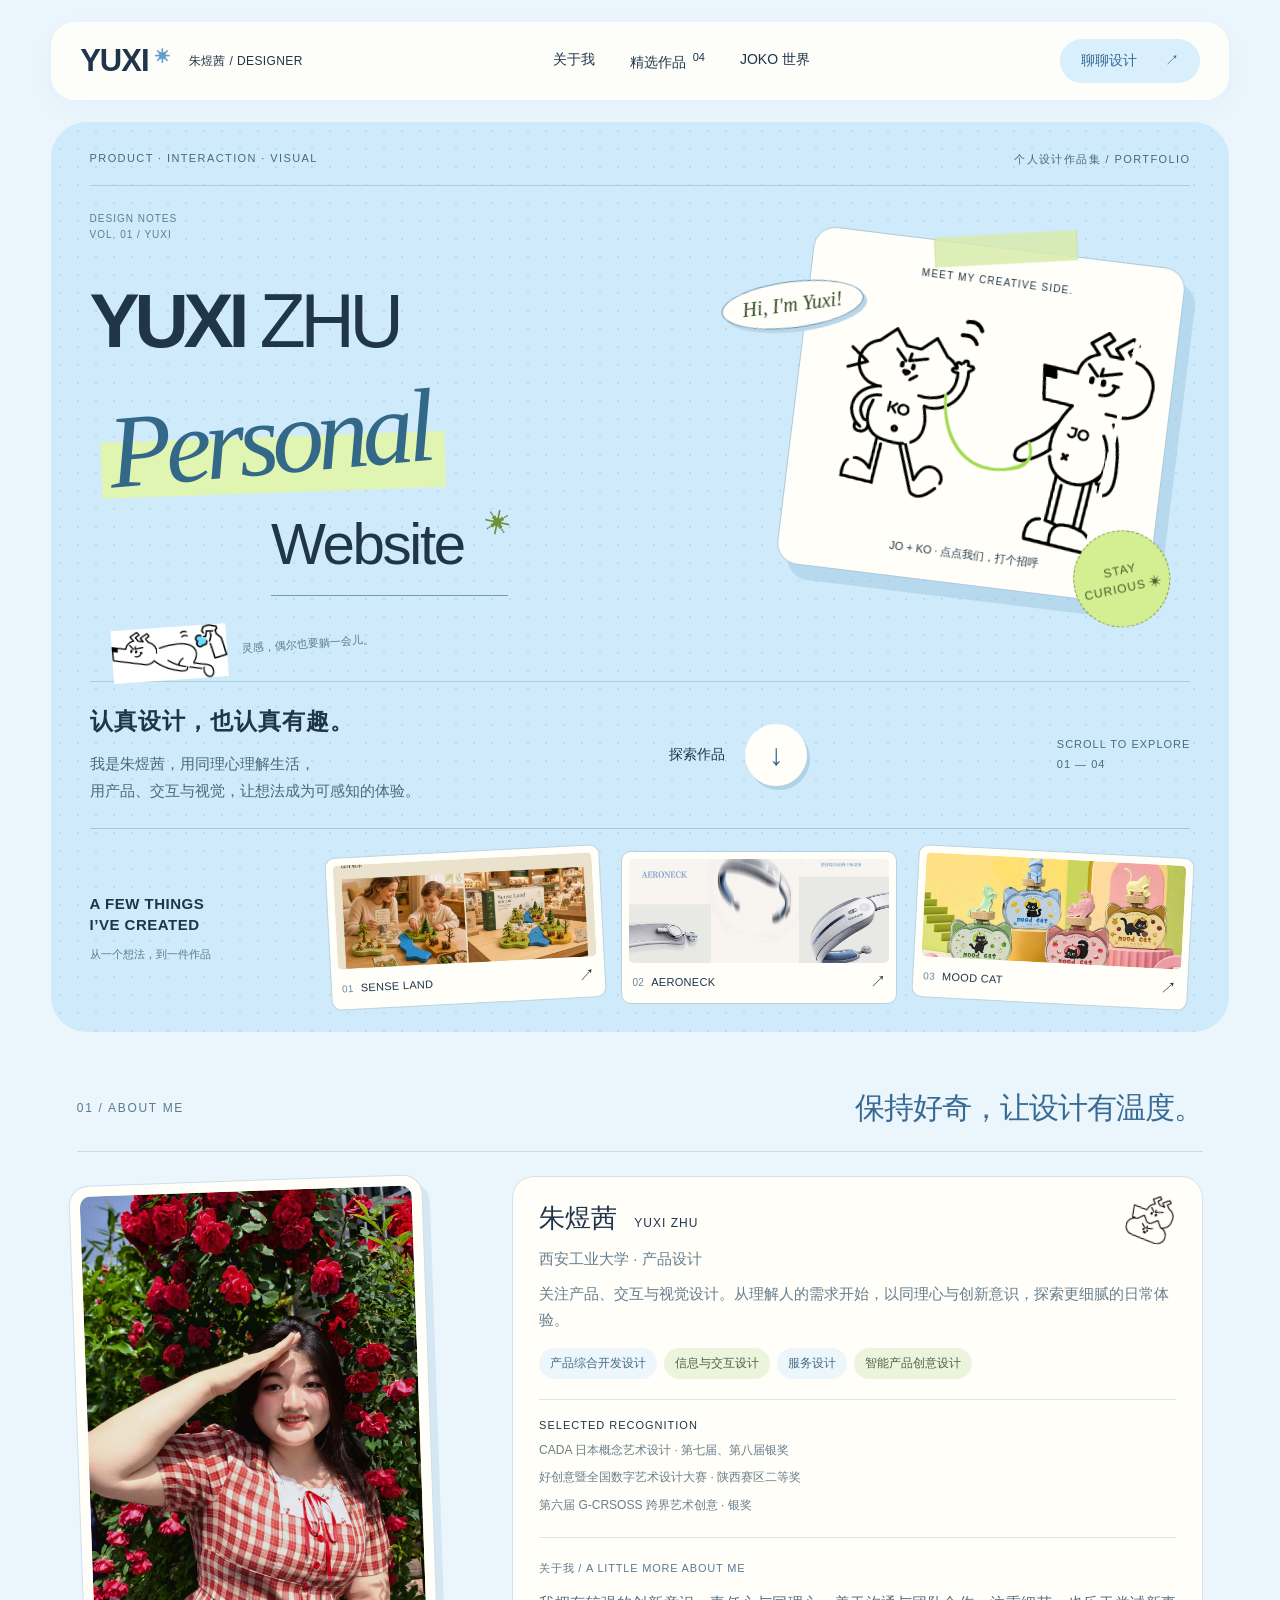
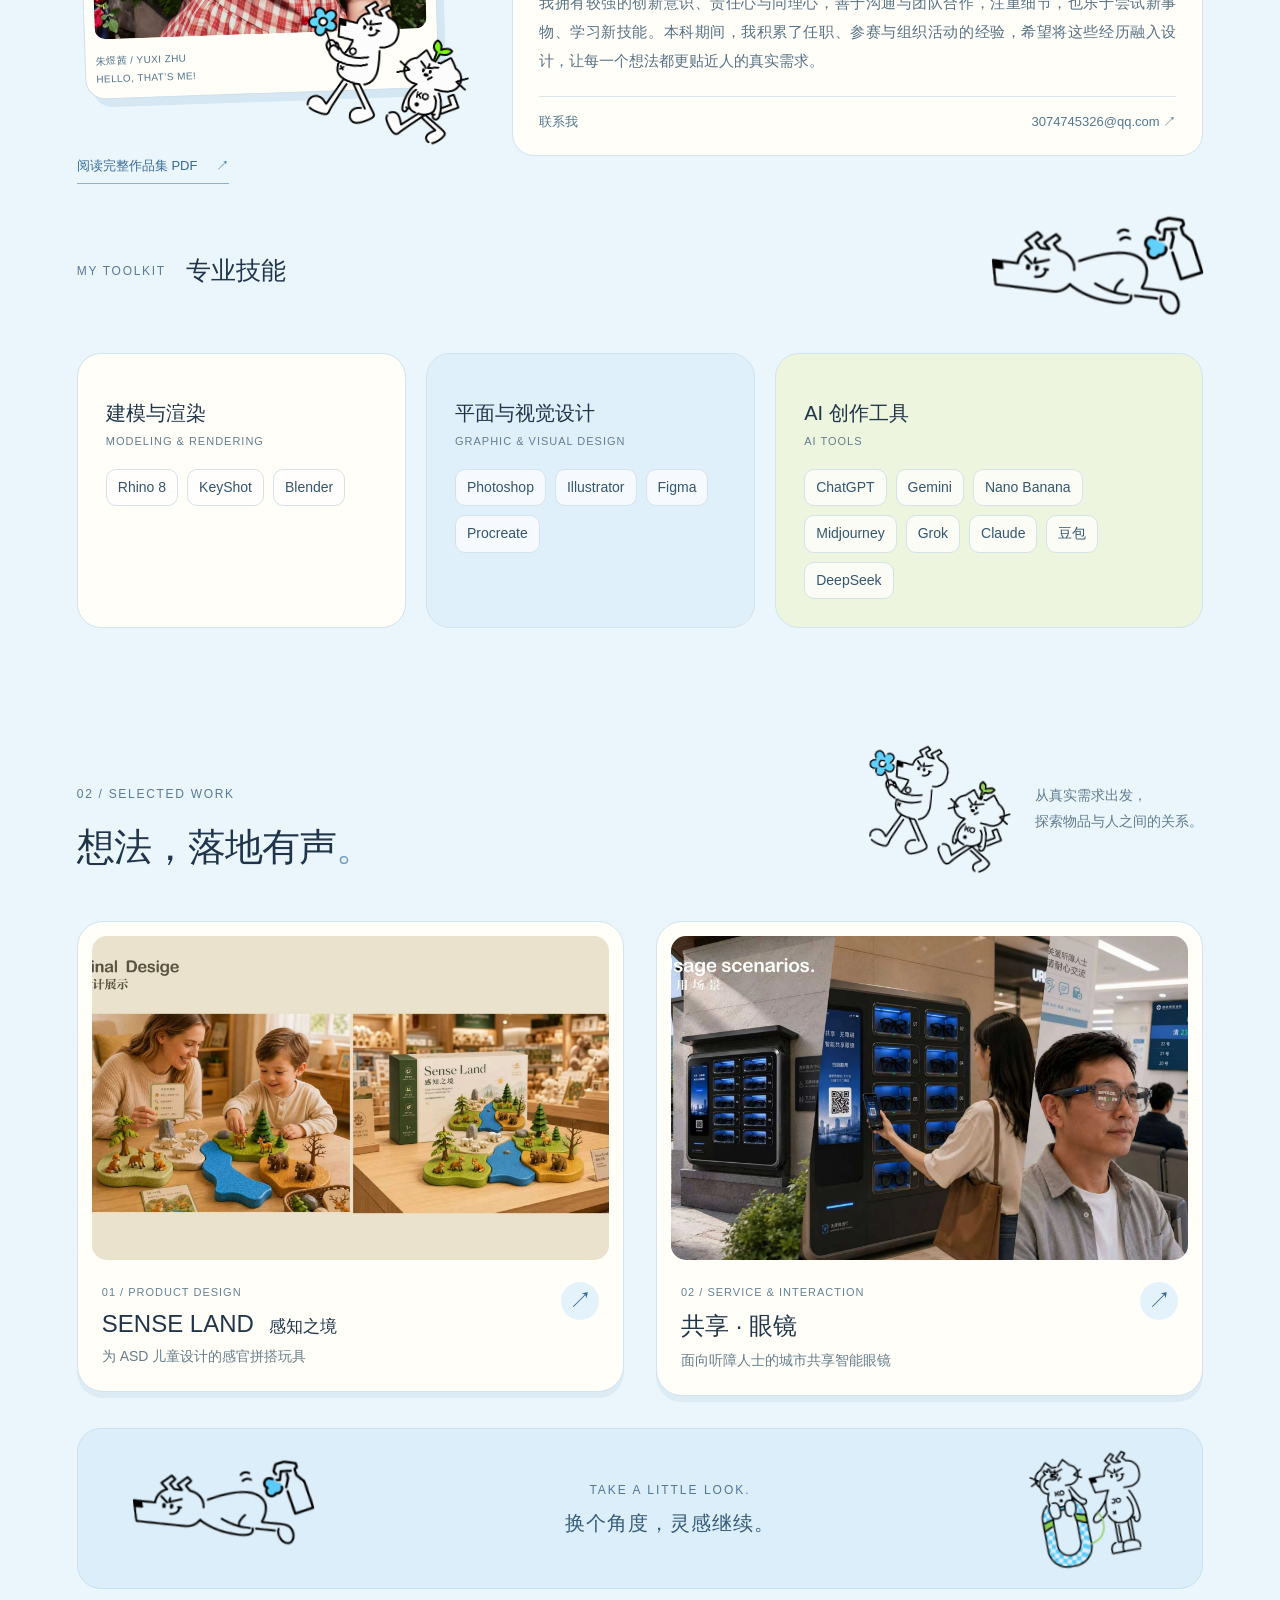
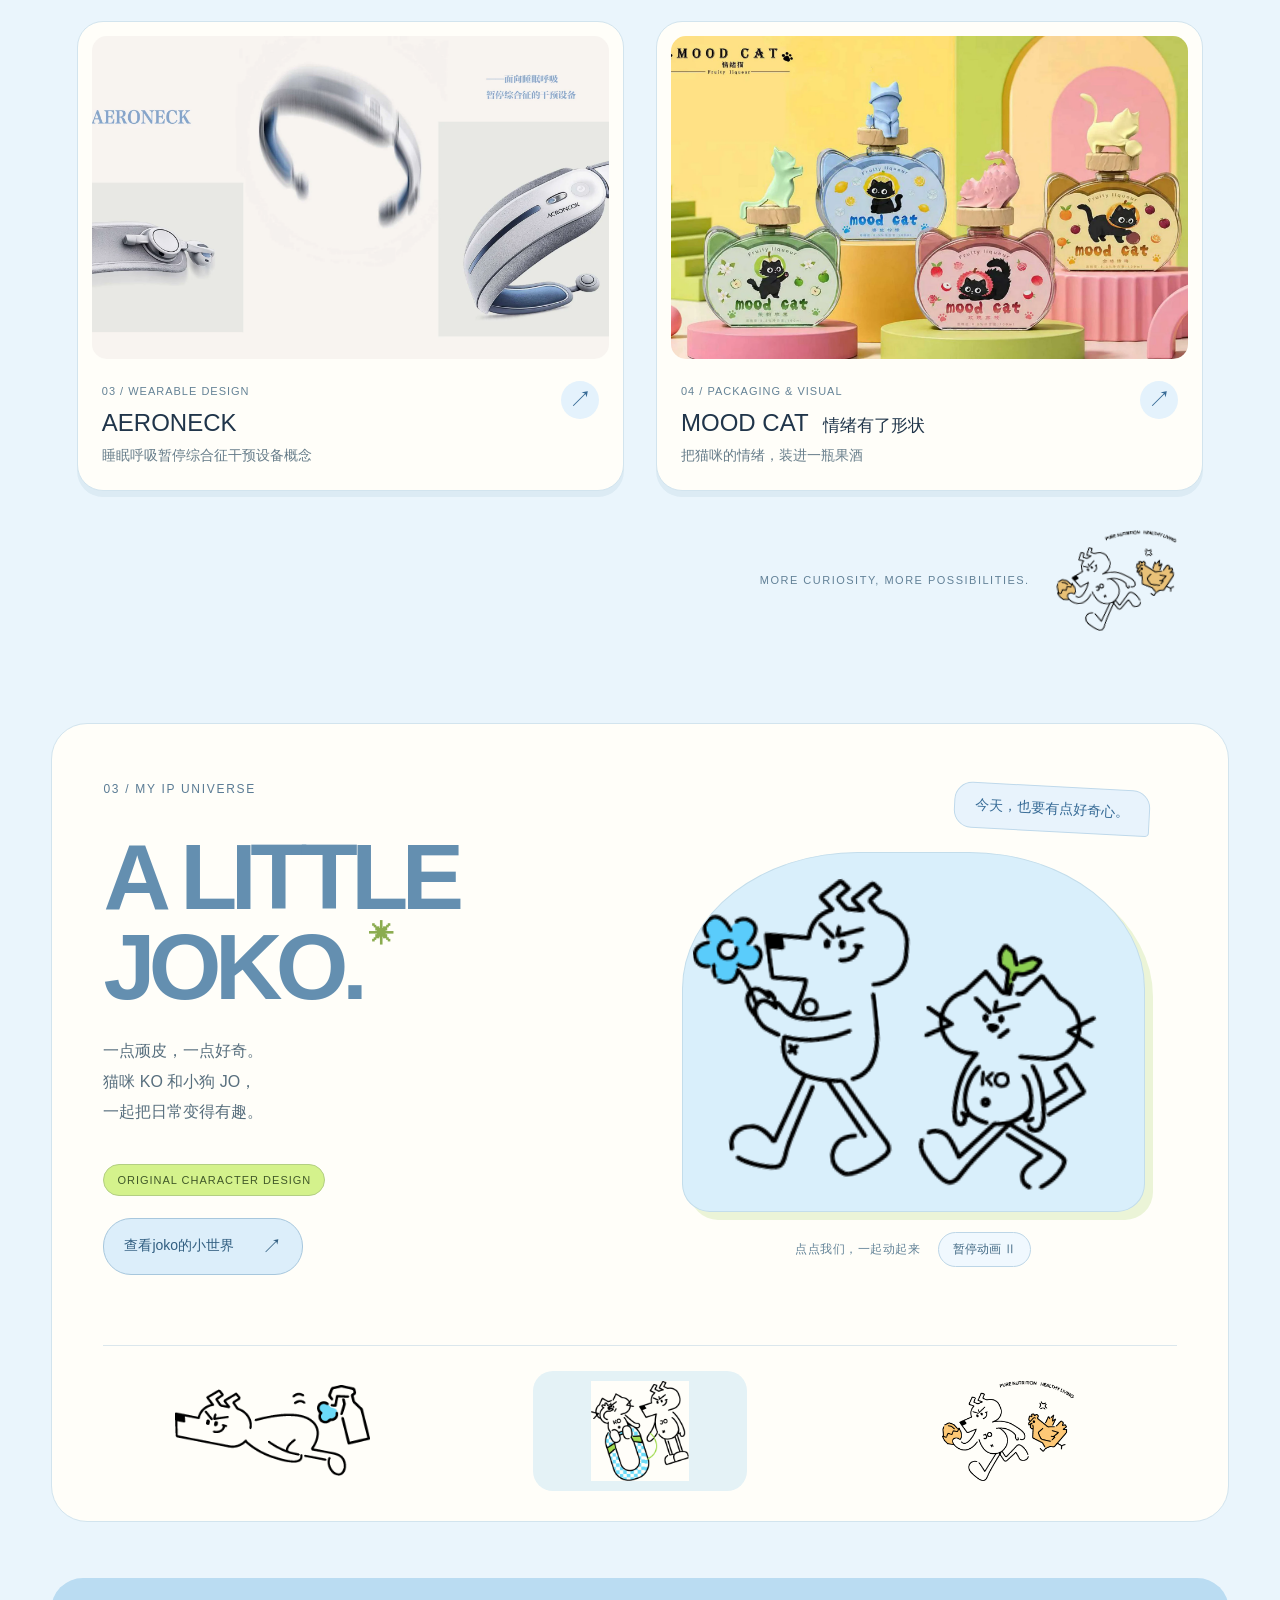
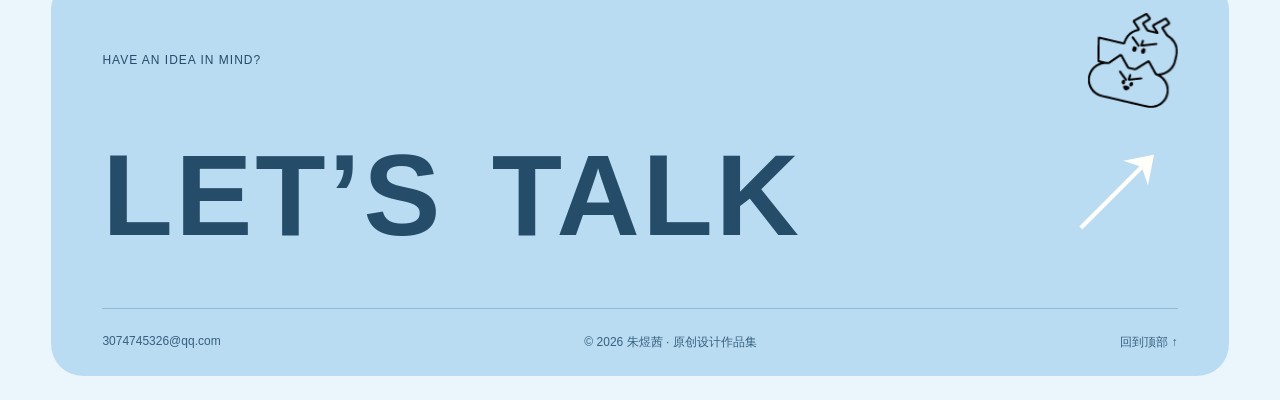
<file: index.html>
<!doctype html>
<html lang="zh-CN"><head><meta charset="utf-8"><meta name="viewport" content="width=device-width,initial-scale=1"><title>朱煜茜 YUXI ZHU — 设计作品集</title><meta name="description" content="朱煜茜的产品与视觉设计作品集。与 JOKO 一起探索产品、交互与品牌设计。"><link rel="icon" href="data:image/svg+xml,%3Csvg xmlns='http://www.w3.org/2000/svg' viewBox='0 0 64 64'%3E%3Crect width='64' height='64' rx='16' fill='%23b6ef48'/%3E%3Ctext x='12' y='46' font-size='40' font-family='Arial' font-weight='bold'%3EY%3C/text%3E%3C/svg%3E"><link rel="stylesheet" href="style.css"><link rel="stylesheet" href="theme.css"></head>
<body><header><a class="brand" href="#" aria-label="返回首页">YUXI<span>✳</span><small>朱煜茜 / DESIGNER</small></a><nav aria-label="主导航"><a href="#about">关于我</a><a href="#work">精选作品 <sup>04</sup></a><a href="#joko">JOKO 世界</a></nav><a class="nav-contact" href="mailto:3074745326@qq.com">聊聊设计 <span>↗</span></a></header>
<main><section class="hero hero-collage" aria-labelledby="hero-title"><div class="hero-top"><span>PRODUCT · INTERACTION · VISUAL</span><span>个人设计作品集 / PORTFOLIO</span></div><div class="hero-main"><span class="hero-edition">DESIGN NOTES<br>VOL. 01 / YUXI</span><h1 id="hero-title" class="art-hero-title"><span class="title-name">YUXI <span>ZHU</span></span><span class="title-personal">Personal</span><span class="title-website">Website<span class="title-star" aria-hidden="true">✳</span></span></h1><div class="hero-art"><span class="art-note">MEET MY CREATIVE SIDE.</span><button class="ip-play hero-play" aria-label="和 JOKO 打招呼"><img src="assets/ip-1.png" alt="JOKO 猫狗搭档，猫咪 KO 与小狗 JO 由绿色线条连接"></button><span class="hello">Hi, I'm Yuxi!</span><span class="art-caption">JO + KO · 点点我们，打个招呼</span><span class="hero-seal">STAY<br>CURIOUS ✳</span></div><div class="hero-doodle" aria-hidden="true"><img src="assets/ip-0.png" alt=""><span>灵感，偶尔也要躺一会儿。</span></div></div><div class="hero-bottom"><div><h2>认真设计，也认真有趣。</h2><p>我是朱煜茜，用同理心理解生活，<br>用产品、交互与视觉，让想法成为可感知的体验。</p></div><a href="#work" class="round-link" aria-label="探索精选作品">探索作品 <span>↓</span></a><span class="hero-index">SCROLL TO EXPLORE<br>01 — 04</span></div><div class="hero-projects"><div class="hero-projects-label"><span>A FEW THINGS<br>I’VE CREATED</span><small>从一个想法，到一件作品</small></div><a href="#project=sense" data-project="sense" class="hero-preview"><img src="assets/page-9.webp" alt="感知之境玩具设计"><span><b>01</b> SENSE LAND <em>↗</em></span></a><a href="#project=aeroneck" data-project="aeroneck" class="hero-preview"><img src="assets/page-22.webp" alt="AERONECK 可穿戴设备"><span><b>02</b> AERONECK <em>↗</em></span></a><a href="#project=mood" data-project="mood" class="hero-preview"><img src="assets/page-26.webp" alt="MOOD CAT 果酒包装"><span><b>03</b> MOOD CAT <em>↗</em></span></a></div></section>
<section id="about" class="about about-compact"><div class="about-heading"><span class="eyebrow">01 / ABOUT ME</span><h2>保持好奇，让设计有温度。</h2></div><div class="about-intro"><div class="portrait-composition"><figure class="portrait-card"><img src="assets/yuxi-portrait.jpg" alt="朱煜茜在红色花丛前的个人照片" loading="lazy" width="1280" height="1706"><figcaption><span>朱煜茜 / YUXI ZHU</span><span>HELLO, THAT’S ME!</span></figcaption></figure><div class="about-ip photo-sticker"><img src="assets/joko-cutout.png" alt="拿着蓝色花朵的 JO 和头顶绿芽的 KO 透明插画" loading="lazy"></div></div><a href="assets/portfolio.pdf" target="_blank" rel="noopener" class="text-link">阅读完整作品集 PDF <span>↗</span></a></div><div class="about-copy"><img class="about-corner-ip" src="assets/ip-6.png" alt="JOKO 猫狗搭档头像" loading="lazy"><h3>朱煜茜 <span>YUXI ZHU</span></h3><p>西安工业大学 · 产品设计</p><p>关注产品、交互与视觉设计。从理解人的需求开始，以同理心与创新意识，探索更细腻的日常体验。</p><div class="skills"><span>产品综合开发设计</span><span>信息与交互设计</span><span>服务设计</span><span>智能产品创意设计</span></div><div class="award"><span>SELECTED RECOGNITION</span><p>CADA 日本概念艺术设计 · 第七届、第八届银奖</p><p>好创意暨全国数字艺术设计大赛 · 陕西赛区二等奖</p><p>第六届 G-CRSOSS 跨界艺术创意 · 银奖</p></div><div class="personal-statement"><span class="eyebrow">关于我 / A LITTLE MORE ABOUT ME</span><p>我拥有较强的创新意识、责任心与同理心，善于沟通与团队合作，注重细节，也乐于尝试新事物、学习新技能。本科期间，我积累了任职、参赛与组织活动的经验，希望将这些经历融入设计，让每一个想法都更贴近人的真实需求。</p></div><a class="profile-contact-simple" href="mailto:3074745326@qq.com">联系我 <span>3074745326@qq.com ↗</span></a></div><div class="expertise" aria-labelledby="expertise-title"><div class="expertise-heading"><span class="eyebrow">MY TOOLKIT</span><h3 id="expertise-title">专业技能</h3><img class="toolkit-ip" src="assets/ip-0.png" alt="在技能卡片旁休息的小狗 JO" loading="lazy"></div><div class="expertise-grid"><section class="skill-group"><span class="skill-number">01</span><h4>建模与渲染</h4><p>MODELING & RENDERING</p><ul><li>Rhino 8</li><li>KeyShot</li><li>Blender</li></ul></section><section class="skill-group"><span class="skill-number">02</span><h4>平面与视觉设计</h4><p>GRAPHIC & VISUAL DESIGN</p><ul><li>Photoshop</li><li>Illustrator</li><li>Figma</li><li>Procreate</li></ul></section><section class="skill-group"><span class="skill-number">03</span><h4>AI 创作工具</h4><p>AI TOOLS</p><ul><li>ChatGPT</li><li>Gemini</li><li>Nano Banana</li><li>Midjourney</li><li>Grok</li><li>Claude</li><li>豆包</li><li>DeepSeek</li></ul></section></div></div></section>
<section id="work" class="works"><div class="section-heading work-heading"><div><span class="eyebrow">02 / SELECTED WORK</span><h2>想法，落地有声<span>。</span></h2></div><div class="work-guide"><img src="assets/ip-8.png" alt="JOKO 猫狗搭档带你看作品" loading="lazy"><p>从真实需求出发，<br>探索物品与人之间的关系。</p></div></div><div class="work-grid" id="project-grid">
<a class="project large" href="#project=sense" data-project="sense"><div class="cover"><img src="assets/page-9.webp" alt="SENSE LAND 感知之境玩具使用场景"><span class="view">查看项目 ↗</span></div><div class="project-meta"><div><small>01 / PRODUCT DESIGN</small><h3>SENSE LAND <span>感知之境</span></h3><p>为 ASD 儿童设计的感官拼搭玩具</p></div><span class="project-arrow">↗</span></div></a>
<a class="project" href="#project=glasses" data-project="glasses"><div class="cover"><img src="assets/page-20.webp" alt="共享智能眼镜与城市终端使用场景" loading="lazy"><span class="view">查看项目 ↗</span></div><div class="project-meta"><div><small>02 / SERVICE & INTERACTION</small><h3>共享 · 眼镜</h3><p>面向听障人士的城市共享智能眼镜</p></div><span class="project-arrow">↗</span></div></a>
<div class="work-interlude"><img class="interlude-rest" src="assets/ip-0.png" alt="休息一下的小狗 JO" loading="lazy"><div><span>TAKE A LITTLE LOOK.</span><p>换个角度，灵感继续。</p></div><img class="interlude-friends" src="assets/ip-3.png" alt="一起玩磁铁的 JOKO 猫狗搭档" loading="lazy"></div>
<a class="project" href="#project=aeroneck" data-project="aeroneck"><div class="cover"><img src="assets/page-22.webp" alt="AERONECK 颈部可穿戴设备设计" loading="lazy"><span class="view">查看项目 ↗</span></div><div class="project-meta"><div><small>03 / WEARABLE DESIGN</small><h3>AERONECK</h3><p>睡眠呼吸暂停综合征干预设备概念</p></div><span class="project-arrow">↗</span></div></a>
<a class="project large" href="#project=mood" data-project="mood"><div class="cover"><img src="assets/page-26.webp" alt="MOOD CAT 多种情绪猫咪果酒包装系列" loading="lazy"><span class="view">查看项目 ↗</span></div><div class="project-meta"><div><small>04 / PACKAGING & VISUAL</small><h3>MOOD CAT <span>情绪有了形状</span></h3><p>把猫咪的情绪，装进一瓶果酒</p></div><span class="project-arrow">↗</span></div></a></div><div class="work-signoff"><span>MORE CURIOSITY, MORE POSSIBILITIES.</span><img src="assets/ip-7.png" alt="带着好奇心继续出发的小狗 JO" loading="lazy"></div></section>
<section id="joko" class="joko-section"><div class="joko-title"><span class="eyebrow">03 / MY IP UNIVERSE</span><h2>A LITTLE<br>JOKO.<span>✳</span></h2><p>一点顽皮，一点好奇。<br>猫咪 KO 和小狗 JO，<br>一起把日常变得有趣。</p><span class="joko-tag">ORIGINAL CHARACTER DESIGN</span><a class="joko-pdf-link" href="joko-world.html">查看joko的小世界 <span aria-hidden="true">↗</span></a></div><div class="joko-stage"><span class="joko-speech" aria-live="polite">今天，也要有点好奇心。</span><button class="ip-play stage-play" aria-label="点击让 JOKO 跳个舞"><img src="assets/ip-8.png" alt="拿着花朵的小狗 JO 和猫咪 KO" loading="lazy"></button><div class="stage-controls"><span class="stage-label">点点我们，一起动起来</span><button class="motion-toggle" type="button" aria-pressed="false">暂停动画 Ⅱ</button></div></div><div class="ip-strip"><img src="assets/ip-0.png" alt="躺着休息的 JO" loading="lazy"><img src="assets/ip-3.png" alt="JOKO 的磁铁游戏" loading="lazy"><img src="assets/ip-7.png" alt="JO 与小鸡" loading="lazy"></div></section>

<footer><div class="footer-top"><span>HAVE AN IDEA IN MIND?</span><img src="assets/ip-6.png" alt="JOKO 猫狗头像" loading="lazy"></div><a href="mailto:3074745326@qq.com" class="footer-title">LET’S TALK<span>↗</span></a><div class="footer-bottom"><a href="mailto:3074745326@qq.com">3074745326@qq.com</a><span>© 2026 朱煜茜 · 原创设计作品集</span><a href="#">回到顶部 ↑</a></div></footer></main>
<dialog id="project-dialog" aria-labelledby="detail-title"><div class="dialog-bar"><span>SELECTED PROJECT / <b id="detail-number"></b></span><button id="close-dialog" aria-label="关闭项目详情">关闭 ×</button></div><div class="detail-intro"><span class="eyebrow" id="detail-category"></span><h2 id="detail-title"></h2><p id="detail-description"></p></div><div id="detail-pages"></div><div class="detail-end"><button id="next-project">下一个项目 ↗</button><button id="back-projects">返回作品列表</button></div></dialog><script src="app.js"></script></body></html>
</file>
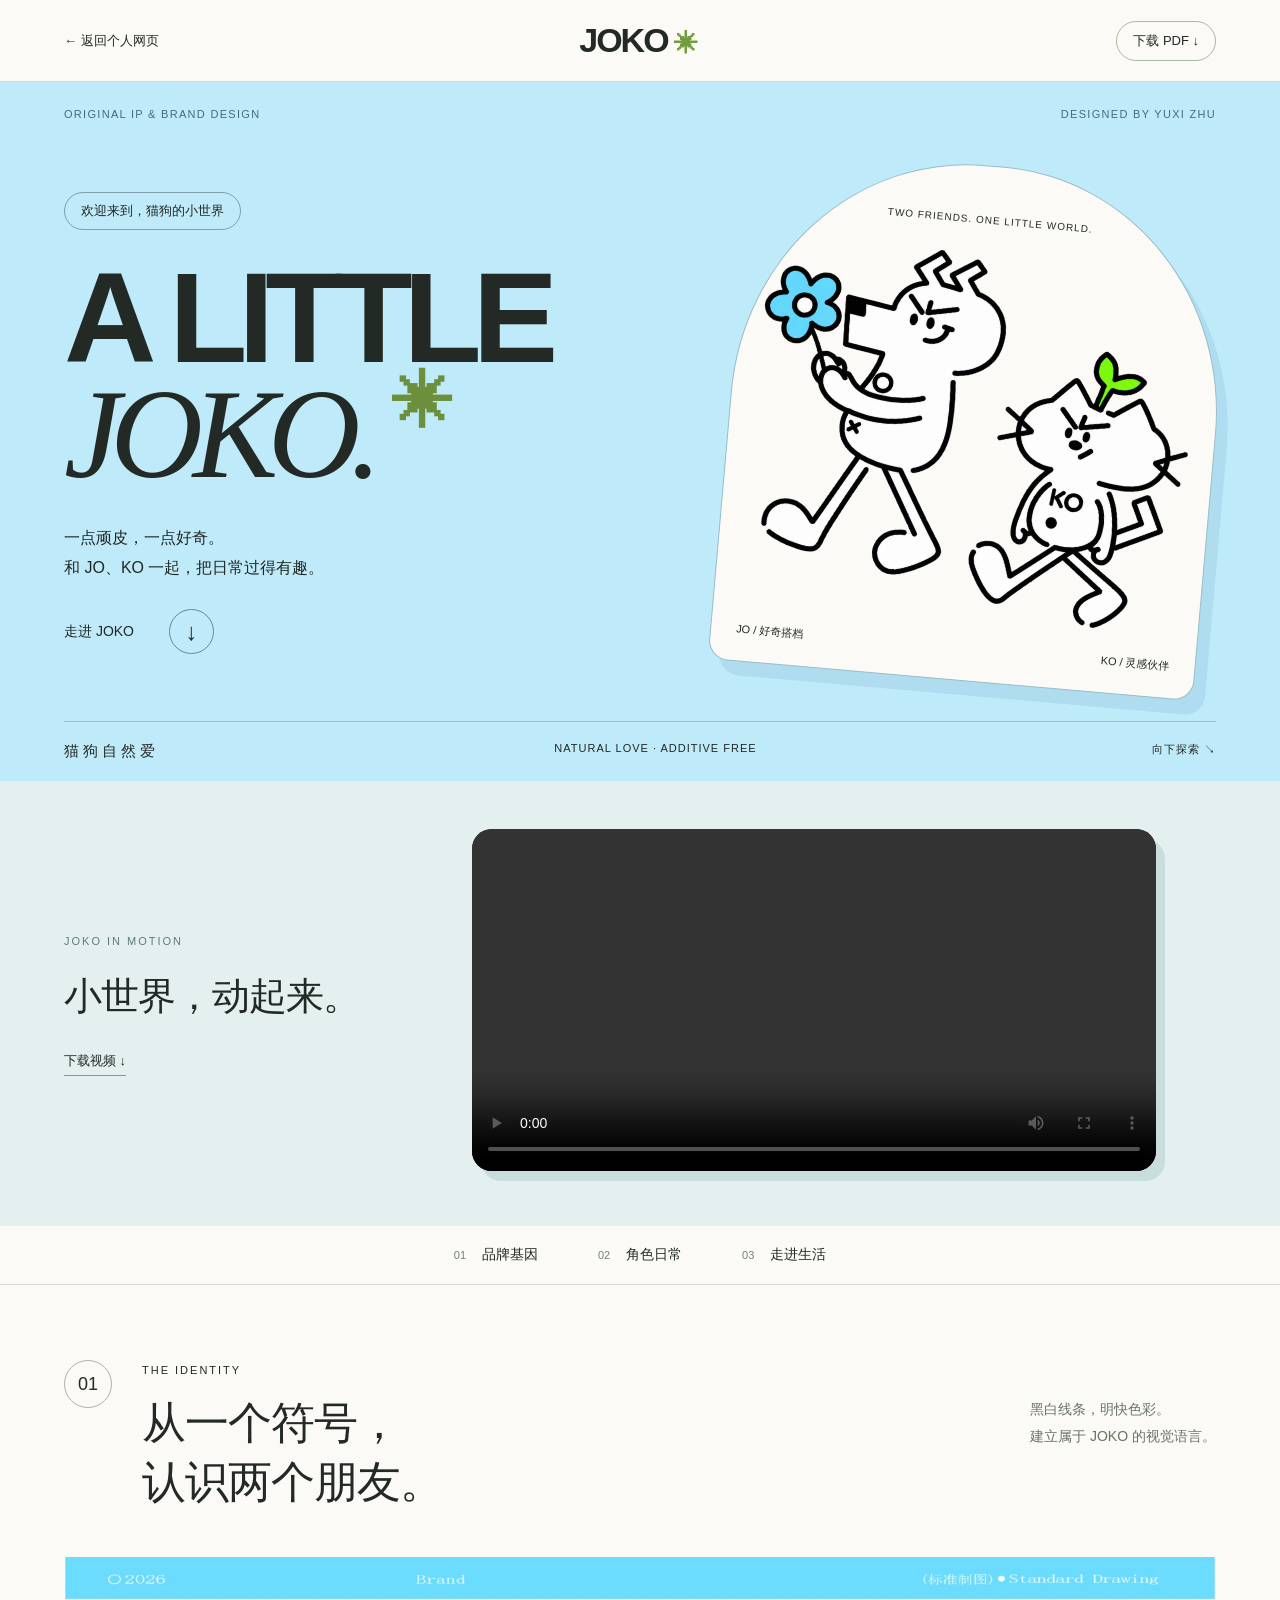
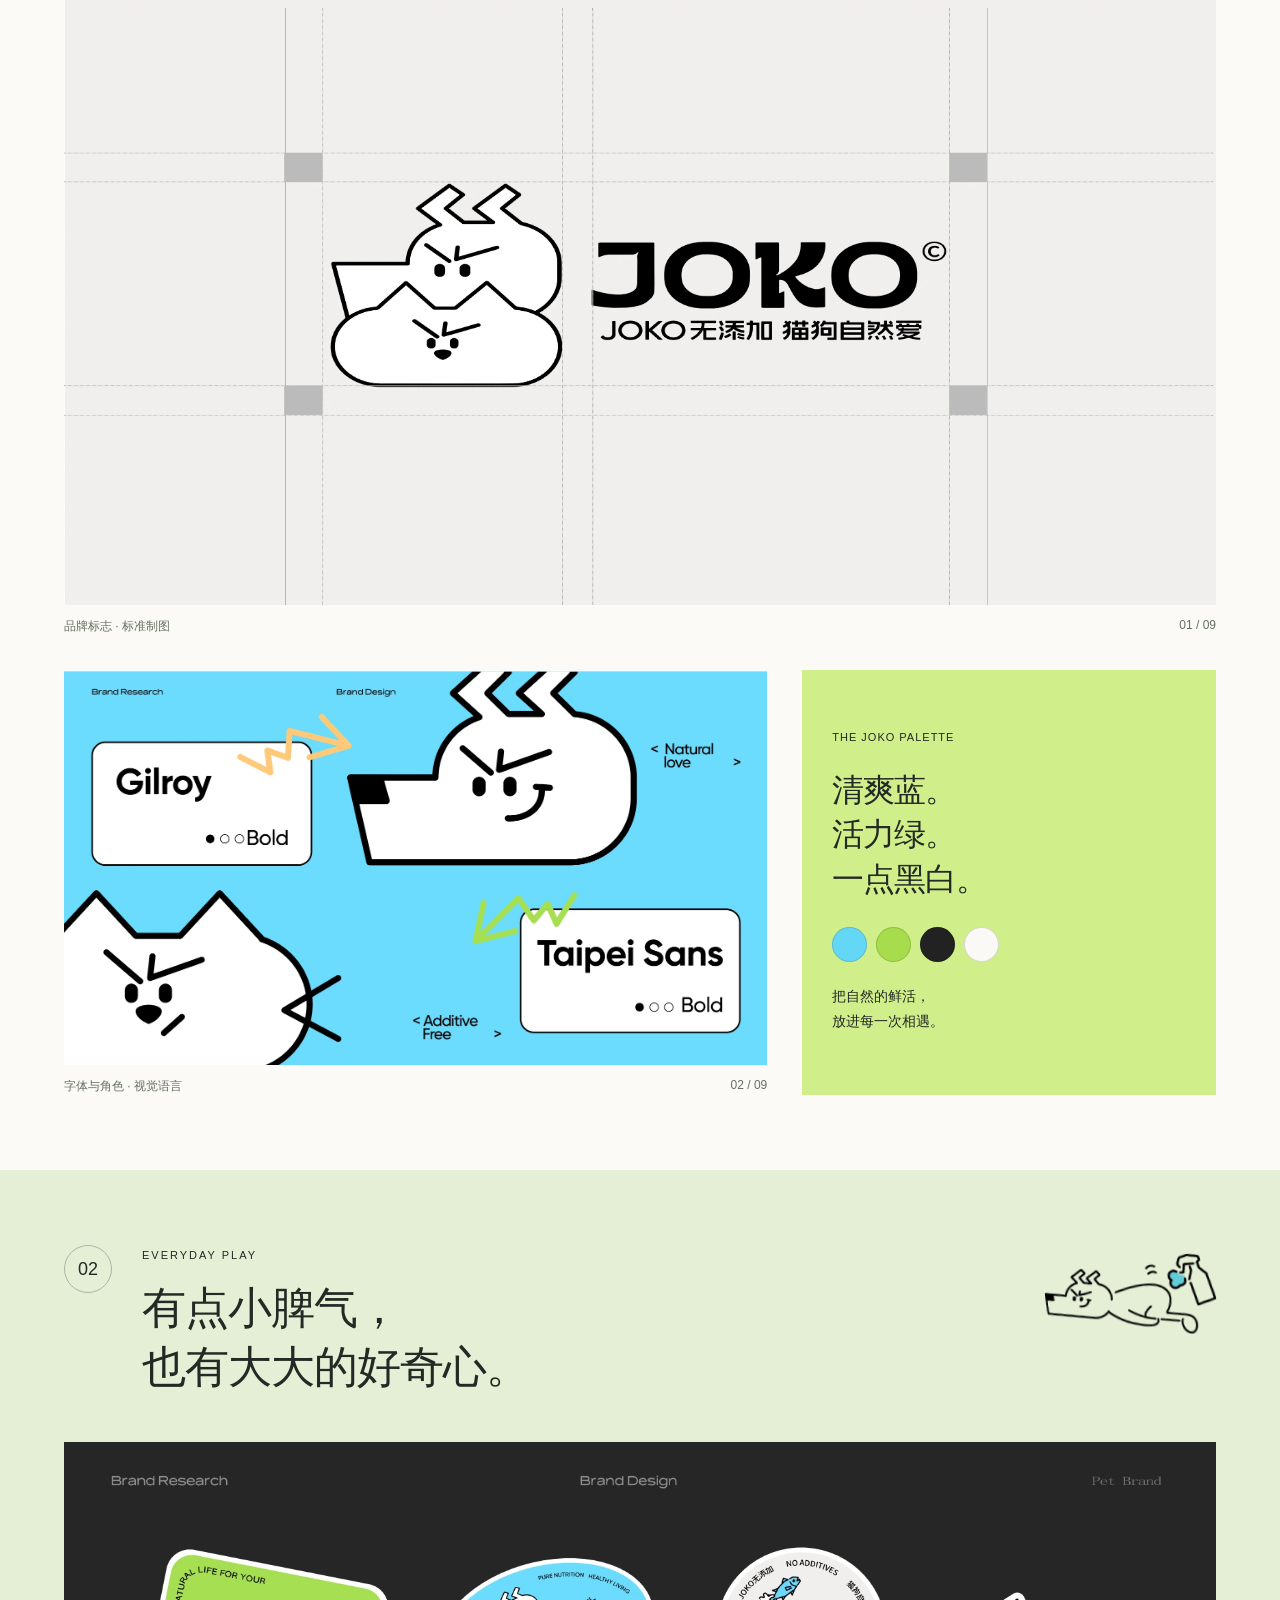
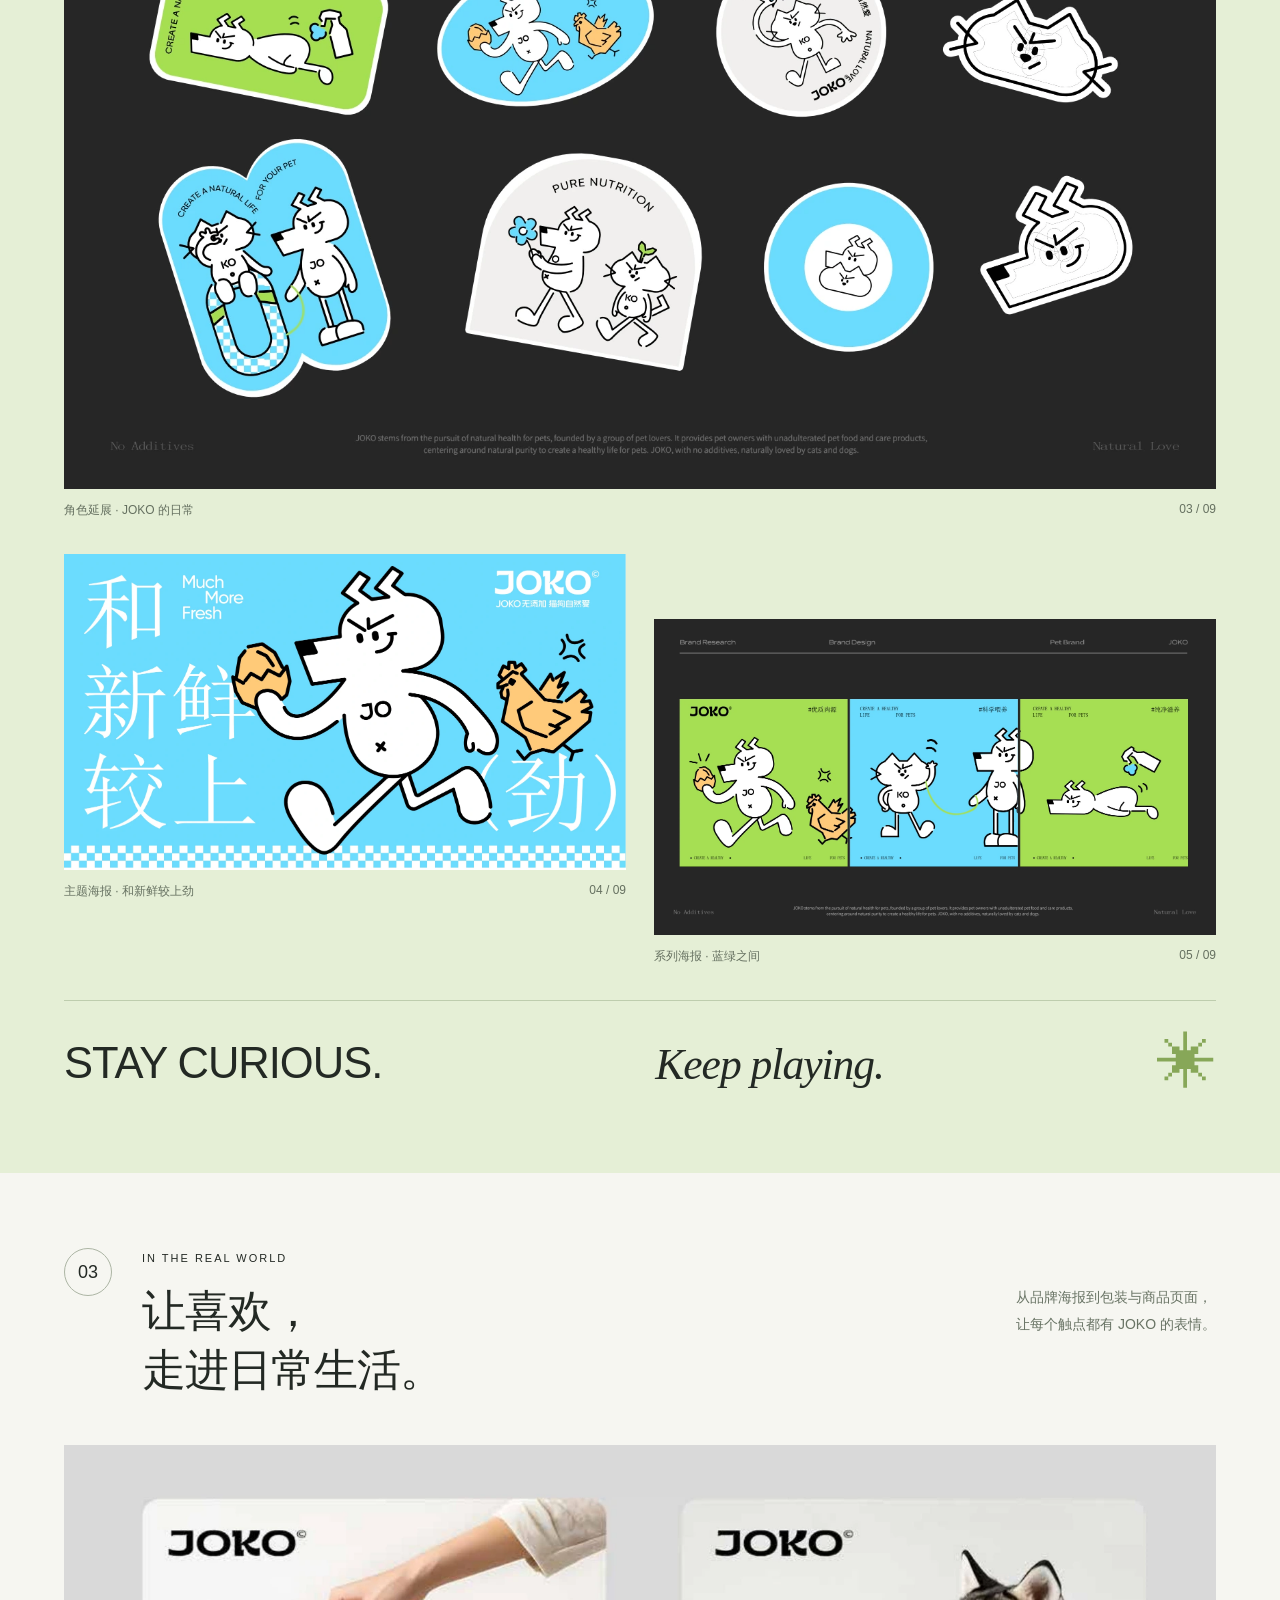
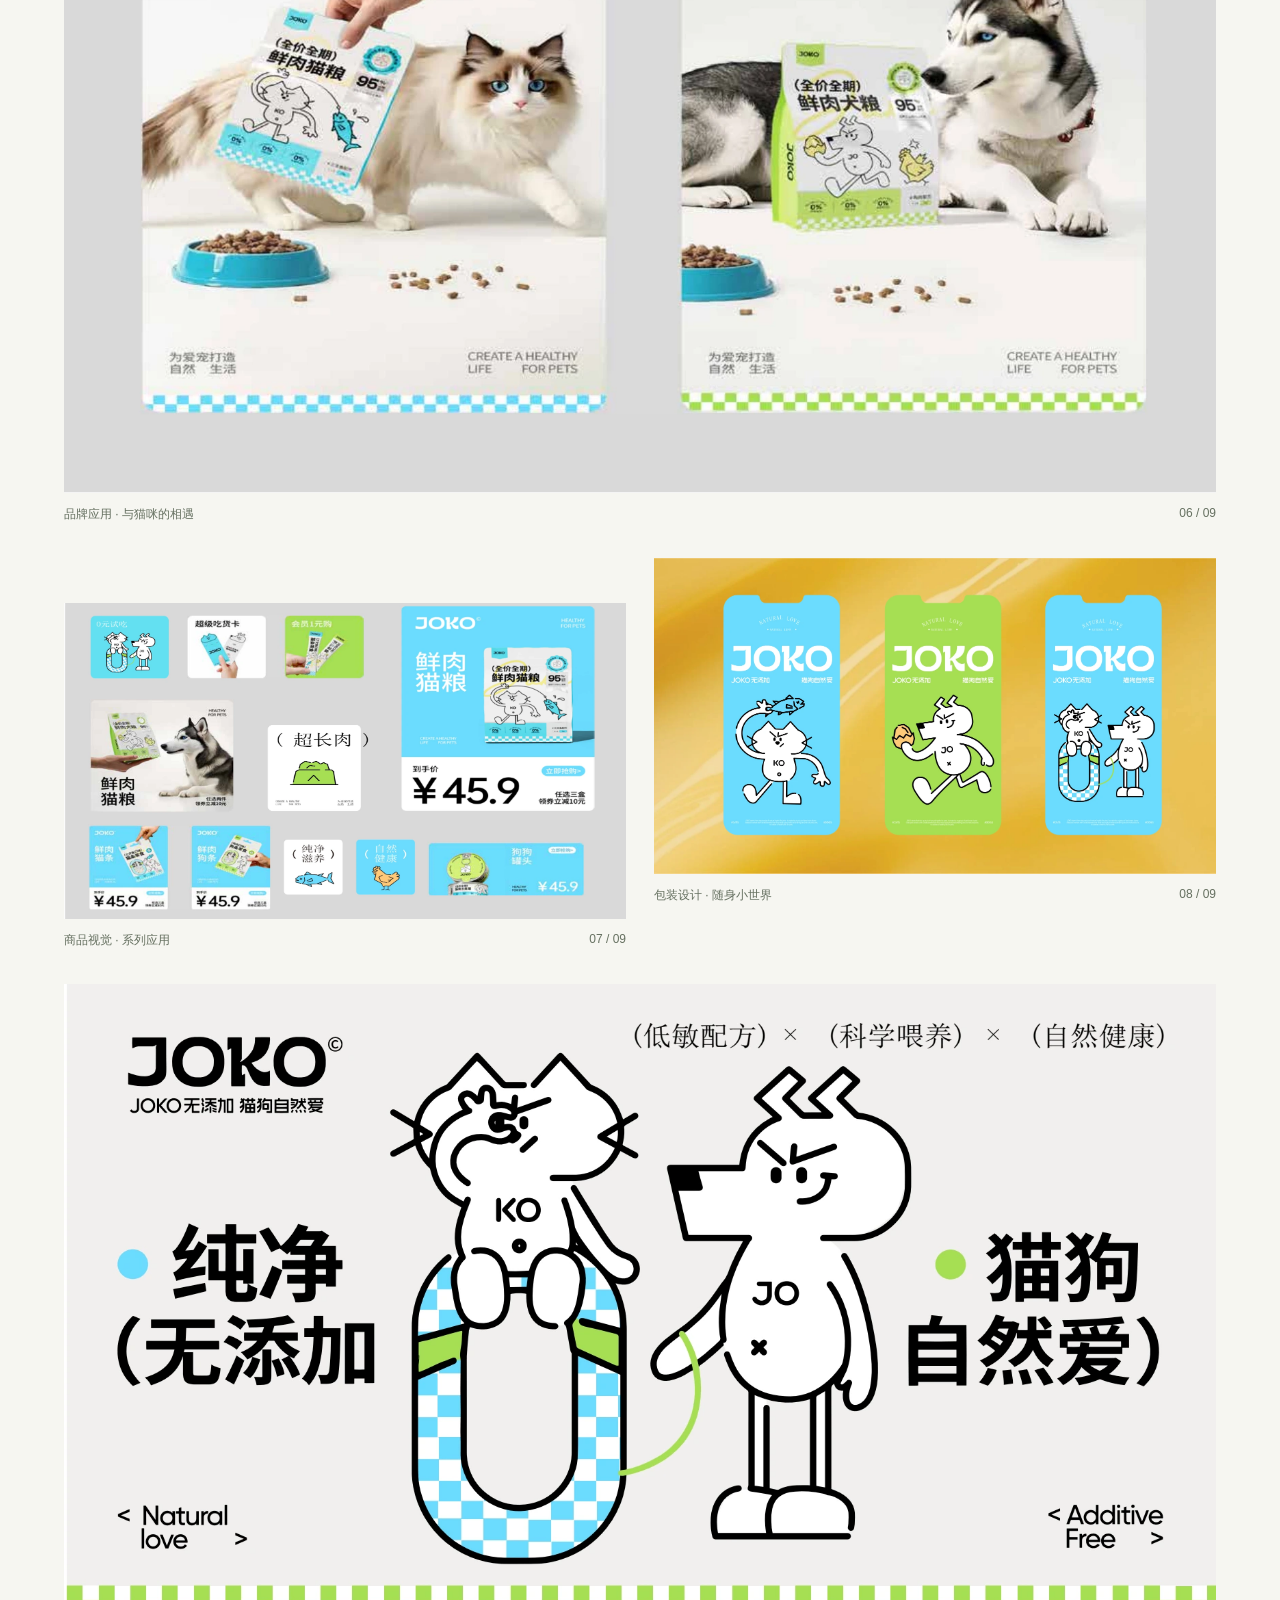
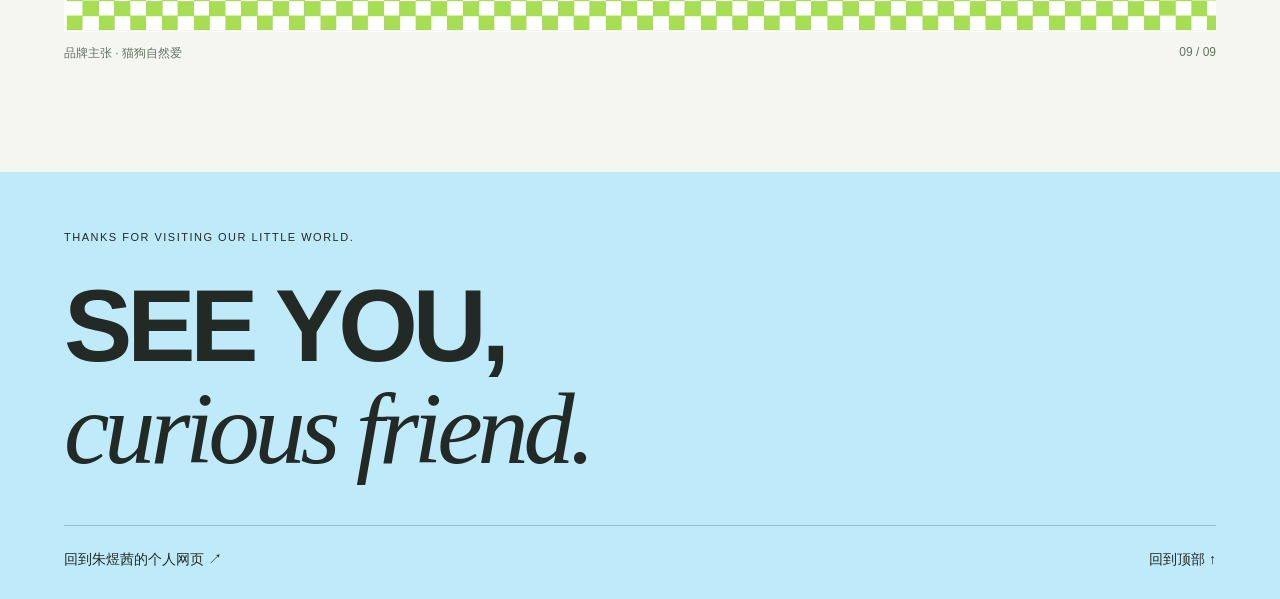
<file: joko-world.html>
<!doctype html><html lang="zh-CN"><head><meta charset="utf-8"><meta name="viewport" content="width=device-width,initial-scale=1"><title>JOKO 的小世界 · 朱煜茜</title><meta name="description" content="探索 JOKO 猫狗搭档的品牌、角色与包装设计。"><link rel="stylesheet" href="joko-world.css"></head><body><header><a class="back" href="index.html#joko">← 返回个人网页</a><a class="wordmark" href="#top">JOKO<span>✳</span></a><a class="download" href="assets/graphic-portfolio.pdf" download="平面作品集.pdf">下载 PDF ↓</a></header><main id="top"><section class="opening"><div class="opening-meta"><span>ORIGINAL IP & BRAND DESIGN</span><span>DESIGNED BY YUXI ZHU</span></div><div class="opening-grid"><div class="opening-copy"><span class="pill">欢迎来到，猫狗的小世界</span><h1>A LITTLE<br><em>JOKO.</em><span class="asterisk">✳</span></h1><p>一点顽皮，一点好奇。<br>和 JO、KO 一起，把日常过得有趣。</p><a class="explore" href="#identity">走进 JOKO <span>↓</span></a></div><div class="character-stage"><span class="stage-note">TWO FRIENDS. ONE LITTLE WORLD.</span><img src="assets/joko-cutout.png" alt="小狗 JO 举着蓝色花朵，猫咪 KO 顶着绿色嫩芽"><div class="character-names"><span>JO / 好奇搭档</span><span>KO / 灵感伙伴</span></div></div></div><div class="opening-bottom"><span>猫狗自然爱</span><span>NATURAL LOVE · ADDITIVE FREE</span><span>向下探索 ↘</span></div></section><section class="motion-feature" aria-labelledby="motion-title"><div class="motion-intro"><span>JOKO IN MOTION</span><h2 id="motion-title">小世界，动起来。</h2><a href="assets/joko-motion.mp4" download>下载视频 ↓</a></div><div class="motion-screen"><video controls playsinline preload="metadata" aria-label="JOKO 角色动态视频"><source src="assets/joko-motion.mp4" type="video/mp4">你的浏览器暂不支持视频播放，请下载视频观看。</video></div></section><nav class="chapter-nav" aria-label="作品章节"><a href="#identity"><span>01</span> 品牌基因</a><a href="#characters"><span>02</span> 角色日常</a><a href="#applications"><span>03</span> 走进生活</a></nav><section id="identity" class="chapter identity"><div class="chapter-heading"><span class="chapter-no">01</span><div><small>THE IDENTITY</small><h2>从一个符号，<br>认识两个朋友。</h2></div><p>黑白线条，明快色彩。<br>建立属于 JOKO 的视觉语言。</p></div><figure class="plate"><button class="artwork" data-page="1" aria-label="放大查看：品牌标志 · 标准制图"><img src="assets/joko-page-1.webp" alt="品牌标志 · 标准制图" loading="lazy" width="1684" height="947"><span class="zoom-label">放大查看 ＋</span></button><figcaption><span>品牌标志 · 标准制图</span><span>01 / 09</span></figcaption></figure><div class="identity-pair"><figure class="plate"><button class="artwork" data-page="2" aria-label="放大查看：字体与角色 · 视觉语言"><img src="assets/joko-page-2.webp" alt="字体与角色 · 视觉语言" loading="lazy" width="1684" height="947"><span class="zoom-label">放大查看 ＋</span></button><figcaption><span>字体与角色 · 视觉语言</span><span>02 / 09</span></figcaption></figure><aside class="palette-note"><span class="eyebrow">THE JOKO PALETTE</span><h3>清爽蓝。<br>活力绿。<br>一点黑白。</h3><div class="swatches"><span style="background:#64d7f6"></span><span style="background:#a7dc4d"></span><span style="background:#222"></span><span style="background:#faf9f5"></span></div><p>把自然的鲜活，<br>放进每一次相遇。</p></aside></div></section><section id="characters" class="chapter characters"><div class="chapter-heading"><span class="chapter-no">02</span><div><small>EVERYDAY PLAY</small><h2>有点小脾气，<br>也有大大的好奇心。</h2></div><img class="chapter-mascot" src="assets/ip-0.png" alt="正在休息的小狗 JO" loading="lazy"></div><figure class="plate"><button class="artwork" data-page="3" aria-label="放大查看：角色延展 · JOKO 的日常"><img src="assets/joko-page-3.webp" alt="角色延展 · JOKO 的日常" loading="lazy" width="1684" height="947"><span class="zoom-label">放大查看 ＋</span></button><figcaption><span>角色延展 · JOKO 的日常</span><span>03 / 09</span></figcaption></figure><div class="character-pair"><figure class="plate"><button class="artwork" data-page="4" aria-label="放大查看：主题海报 · 和新鲜较上劲"><img src="assets/joko-page-4.webp" alt="主题海报 · 和新鲜较上劲" loading="lazy" width="1684" height="947"><span class="zoom-label">放大查看 ＋</span></button><figcaption><span>主题海报 · 和新鲜较上劲</span><span>04 / 09</span></figcaption></figure><figure class="plate"><button class="artwork" data-page="5" aria-label="放大查看：系列海报 · 蓝绿之间"><img src="assets/joko-page-5.webp" alt="系列海报 · 蓝绿之间" loading="lazy" width="1684" height="947"><span class="zoom-label">放大查看 ＋</span></button><figcaption><span>系列海报 · 蓝绿之间</span><span>05 / 09</span></figcaption></figure></div><div class="play-line"><span>STAY CURIOUS.</span><i>Keep playing.</i><span>✳</span></div></section><section id="applications" class="chapter applications"><div class="chapter-heading"><span class="chapter-no">03</span><div><small>IN THE REAL WORLD</small><h2>让喜欢，<br>走进日常生活。</h2></div><p>从品牌海报到包装与商品页面，<br>让每个触点都有 JOKO 的表情。</p></div><figure class="plate"><button class="artwork" data-page="6" aria-label="放大查看：品牌应用 · 与猫咪的相遇"><img src="assets/joko-page-6.webp" alt="品牌应用 · 与猫咪的相遇" loading="lazy" width="1684" height="947"><span class="zoom-label">放大查看 ＋</span></button><figcaption><span>品牌应用 · 与猫咪的相遇</span><span>06 / 09</span></figcaption></figure><div class="application-pair"><figure class="plate"><button class="artwork" data-page="7" aria-label="放大查看：商品视觉 · 系列应用"><img src="assets/joko-page-7.webp" alt="商品视觉 · 系列应用" loading="lazy" width="1684" height="947"><span class="zoom-label">放大查看 ＋</span></button><figcaption><span>商品视觉 · 系列应用</span><span>07 / 09</span></figcaption></figure><figure class="plate"><button class="artwork" data-page="8" aria-label="放大查看：包装设计 · 随身小世界"><img src="assets/joko-page-8.webp" alt="包装设计 · 随身小世界" loading="lazy" width="1684" height="947"><span class="zoom-label">放大查看 ＋</span></button><figcaption><span>包装设计 · 随身小世界</span><span>08 / 09</span></figcaption></figure></div><figure class="plate"><button class="artwork" data-page="9" aria-label="放大查看：品牌主张 · 猫狗自然爱"><img src="assets/joko-page-9.webp" alt="品牌主张 · 猫狗自然爱" loading="lazy" width="1684" height="947"><span class="zoom-label">放大查看 ＋</span></button><figcaption><span>品牌主张 · 猫狗自然爱</span><span>09 / 09</span></figcaption></figure></section><footer><span>THANKS FOR VISITING OUR LITTLE WORLD.</span><h2>SEE YOU,<br><i>curious friend.</i></h2><div><a href="index.html#joko">回到朱煜茜的个人网页 ↗</a><a href="#top">回到顶部 ↑</a></div></footer></main><dialog id="viewer" aria-label="作品大图"><div class="viewer-bar"><span id="viewer-caption"></span><button id="viewer-close" aria-label="关闭大图">关闭 ×</button></div><img id="viewer-image" alt=""><div class="viewer-controls"><button id="previous">← 上一页</button><span id="viewer-count"></span><button id="next">下一页 →</button></div></dialog><script src="joko-world.js"></script></body></html>
</file>
<file: style.css>
@charset "UTF-8";
:root{--ink:#191b18;--paper:#f8f9f5;--green:#b6ef48;--line:#d8dcd2}*{box-sizing:border-box}html{scroll-behavior:smooth;scroll-padding-top:95px}body{margin:0;background:var(--paper);color:var(--ink);font-family:Arial,"Microsoft YaHei","PingFang SC",sans-serif}a{color:inherit;text-decoration:none}button{font:inherit;cursor:pointer}a,button{-webkit-tap-highlight-color:transparent}a:focus-visible,button:focus-visible{outline:3px solid #6a9620;outline-offset:6px}header{height:96px;padding:0 5%;display:flex;align-items:center;justify-content:space-between;border-bottom:1px solid var(--line);background:var(--paper);position:relative;z-index:2}.brand{font-size:31px;font-weight:900;letter-spacing:-1.5px;display:flex;align-items:center;gap:6px}.brand>span{font-size:15px;align-self:flex-start;margin-top:5px}.brand small{font-size:12px;letter-spacing:.4px;font-weight:500;margin-left:14px}nav{display:flex;gap:35px;font-size:14px}nav sup{font-size:11px;margin-left:3px}.nav-contact{font-size:14px;border:1px solid var(--ink);padding:12px 20px;border-radius:30px}.nav-contact span{margin-left:24px}.hero{padding:32px 5% 0;overflow:hidden}.hero-top{display:flex;justify-content:space-between;font-size:12px;letter-spacing:1.1px}.hero-main{display:flex;position:relative;align-items:center;min-height:460px}h1{font-size:clamp(76px,9.8vw,164px);line-height:.92;letter-spacing:-.07em;margin:56px 0 45px;font-weight:900;z-index:1;flex:0 0 69%}h1 i{font-family:Georgia,serif;font-weight:500;letter-spacing:-.07em;background:var(--green);padding:0 14px 4px 0}.hero-art{position:absolute;right:-1%;top:22px;width:35%;height:440px;display:flex;align-items:center;justify-content:center}.hero-art img{width:93%;mix-blend-mode:multiply;transform:rotate(7deg);transition:transform .5s}.hero-art:hover img{transform:rotate(-3deg) translateY(-8px)}.art-note{position:absolute;top:17px;right:5%;font-size:11px;letter-spacing:1px}.art-caption{position:absolute;bottom:15px;right:10%;font-size:12px}.hello{position:absolute;top:58px;left:-3%;border:1px solid var(--ink);background:var(--paper);padding:11px 20px;border-radius:50%;font:italic 20px Georgia;transform:rotate(-12deg)}.hero-bottom{display:flex;justify-content:space-between;align-items:center;padding:20px 0 48px;border-bottom:1px solid var(--ink)}.hero-bottom h2{font-size:24px;margin:0 0 13px;font-weight:500;letter-spacing:1px}.hero-bottom p{font-size:15px;line-height:1.8;color:#5c6157;margin:0}.round-link{display:flex;gap:50px;align-items:center;font-size:14px}.round-link span{display:grid;place-items:center;width:68px;height:68px;border:1px solid var(--ink);border-radius:50%;font-size:30px;transition:background .2s}.round-link:hover span{background:var(--green)}.hero-index{font-size:11px;line-height:1.8;letter-spacing:1px;color:#666}.works{padding:95px 5% 105px}.section-heading{display:flex;justify-content:space-between;align-items:end;margin-bottom:48px}.eyebrow{font-size:12px;letter-spacing:1.5px}.section-heading h2{font-size:42px;letter-spacing:-2px;font-weight:500;margin:20px 0 0}.section-heading h2 span{color:#81ab2c}.section-heading p{font-size:14px;line-height:1.9;margin:0;color:#666}.work-grid{display:grid;grid-template-columns:1.15fr 1fr;gap:65px 42px;align-items:start}.project:nth-child(2){margin-top:100px}.project:nth-child(3){margin-top:-30px}.project:nth-child(4){margin-top:65px}.cover{position:relative;overflow:hidden;background:#e6e8df;aspect-ratio:1.45}.cover img{width:100%;height:100%;object-fit:cover;transition:transform .65s}.project:hover .cover img{transform:scale(1.035)}.view{position:absolute;bottom:20px;right:20px;background:var(--paper);padding:12px 18px;border-radius:30px;font-size:13px;opacity:0;transform:translateY(10px);transition:.25s}.project:hover .view,.project:focus-visible .view{opacity:1;transform:none}.project-meta{display:flex;justify-content:space-between;margin-top:23px}.project-meta small{font-size:11px;letter-spacing:1.2px;color:#666}.project-meta h3{font-size:25px;font-weight:500;margin:10px 0}.project-meta h3 span{font-size:18px;margin-left:8px}.project-meta p{font-size:14px;color:#666;margin:0}.project-arrow{font-size:27px}.joko-section{background:var(--green);padding:65px 5% 35px;display:grid;grid-template-columns:1fr 1fr;position:relative;overflow:hidden}.joko-title h2{font-size:clamp(70px,8vw,125px);letter-spacing:-.07em;line-height:.9;margin:35px 0 25px}.joko-title h2 span{font-size:25px;vertical-align:top;margin:8px}.joko-title p{font-size:16px;line-height:1.9}.joko-tag{display:inline-block;margin-top:20px;font-size:11px;letter-spacing:1px;border:1px solid;padding:9px 13px;border-radius:20px}.joko-stage{display:flex;align-items:center;justify-content:center;flex-direction:column}.joko-stage img{width:85%;max-height:390px;object-fit:contain;mix-blend-mode:multiply;transform:rotate(-6deg)}.stage-label{font-size:12px;margin-top:25px;letter-spacing:1px}.ip-strip{grid-column:1/-1;display:flex;justify-content:space-around;align-items:center;border-top:1px solid #7da331;margin-top:50px;padding-top:30px;gap:30px}.ip-strip img{width:20%;height:120px;object-fit:contain;mix-blend-mode:multiply}.about{padding:110px 5%;display:grid;grid-template-columns:1fr 1fr;gap:80px}.about h2{font-size:48px;line-height:1.35;letter-spacing:-2px;font-weight:500;margin:30px 0 45px}.text-link{border-bottom:1px solid;padding-bottom:10px;font-size:14px}.text-link span{margin-left:45px}.about-copy h3{font-size:28px;font-weight:500;margin-top:0}.about-copy h3 span{font-size:13px;margin-left:16px;letter-spacing:1px}.about-copy>p{font-size:16px;line-height:1.95;color:#63675e;max-width:490px}.skills{display:flex;flex-wrap:wrap;gap:9px;margin:26px 0 36px}.skills span{font-size:13px;border:1px solid #c2c7b9;padding:8px 14px;border-radius:25px}.award{border-top:1px solid var(--line);padding-top:25px}.award>span{font-size:11px;letter-spacing:1px}.award p{font-size:13px;color:#63675e;line-height:1.7}footer{background:var(--ink);color:var(--paper);padding:40px 5% 25px}.footer-top{display:flex;justify-content:space-between;align-items:center;font-size:12px;letter-spacing:1px}.footer-top img{width:90px;filter:invert(1);mix-blend-mode:screen}.footer-title{font-size:clamp(60px,11.6vw,180px);font-weight:800;letter-spacing:-.065em;display:flex;justify-content:space-between;align-items:center;padding:10px 0 35px}.footer-title span{color:var(--green);font-weight:400}.footer-bottom{display:flex;justify-content:space-between;border-top:1px solid #4b4d47;padding-top:25px;font-size:12px;color:#c3c8bb}dialog{padding:0;border:0;background:var(--paper);color:var(--ink);width:min(1250px,94vw);max-height:94vh;overscroll-behavior:contain}dialog::backdrop{background:#12150fe6;backdrop-filter:blur(7px)}.dialog-bar{position:sticky;top:0;background:var(--paper);display:flex;justify-content:space-between;padding:20px 4%;border-bottom:1px solid var(--line);z-index:2;font-size:12px;align-items:center}.dialog-bar button,.detail-end button{border:1px solid;background:transparent;padding:10px 20px;border-radius:30px}.detail-intro{padding:60px 5% 50px}.detail-intro h2{font-size:clamp(30px,5vw,64px);margin:18px 0;letter-spacing:-2px}.detail-intro p{max-width:650px;font-size:16px;line-height:1.9;color:#63675e}#detail-pages{padding:0 3%;display:grid;gap:20px}#detail-pages img{display:block;width:100%;height:auto}.detail-end{padding:45px 5%;display:flex;justify-content:space-between;gap:15px}.detail-end button:first-child{background:var(--green)}
@media(min-width:1600px){body>header,main{max-width:1800px;margin:auto}}@media(max-width:900px){header{height:80px}.brand small{display:none}nav{gap:20px}.hero-main{min-height:360px}h1{font-size:10vw}.hero-art{height:335px;top:15px}.hello{font-size:15px;top:35px;padding:8px 12px}.art-note{font-size:9px}.art-caption{font-size:10px}.hero-index{display:none}.work-grid{gap:55px 25px}.project-meta h3{font-size:21px}.project-meta h3 span{display:block;margin:8px 0 0;font-size:16px}.about{gap:35px}.about h2{font-size:38px}.joko-stage img{width:100%}}@media(max-width:600px){header{padding:0 6%;height:75px}.brand{font-size:27px}nav{gap:16px;font-size:12px}nav a:nth-child(2){display:none}.nav-contact{display:none}.hero{padding:23px 6% 0}.hero-top{font-size:9px;letter-spacing:.4px}.hero-top span:last-child{display:none}.hero-main{display:block;min-height:0;padding-bottom:20px}h1{font-size:17vw;line-height:.97;margin:35px 0 0;position:relative;flex:none}.hero-art{position:relative;width:75%;height:270px;right:auto;top:auto;margin:0 0 0 auto}.hero-art img{width:90%;height:245px;object-fit:contain}.art-note{top:10px;right:0}.hello{left:-25%;top:55px}.art-caption{bottom:0}.hero-bottom{align-items:end;padding:20px 0 30px;gap:15px}.hero-bottom h2{font-size:19px;letter-spacing:0}.hero-bottom p{font-size:13px}.round-link{font-size:0;gap:0}.round-link span{width:50px;height:50px;font-size:25px}.works{padding:60px 6%}.section-heading{display:block;margin-bottom:30px}.section-heading h2{font-size:30px;letter-spacing:-1px}.section-heading p{margin-top:20px;font-size:13px}.work-grid{display:block}.project{display:block;margin:0 0 40px!important}.project:last-child{margin-bottom:0!important}.cover{aspect-ratio:1.45}.project-meta{margin-top:17px}.project-meta h3{font-size:22px}.project-meta h3 span{display:inline;font-size:16px;margin-left:6px}.project-meta p{font-size:13px}.view{display:none}.joko-section{padding:45px 6% 30px;grid-template-columns:1fr}.joko-title h2{font-size:90px;margin:28px 0 20px}.joko-title p{font-size:15px}.joko-stage{margin-top:35px}.joko-stage img{width:80%;height:260px}.ip-strip{gap:16px;margin-top:30px;padding-top:22px}.ip-strip img{width:28%;height:90px}.about{padding:65px 6%;grid-template-columns:1fr;gap:50px}.about h2{font-size:37px;margin:25px 0 30px}.about-copy h3{font-size:24px}.about-copy>p{font-size:15px}.award p{font-size:12px}footer{padding:30px 6% 22px}.footer-top{font-size:10px}.footer-top img{width:65px}.footer-title{font-size:16vw;padding:20px 0 30px}.footer-bottom{flex-wrap:wrap;gap:18px;font-size:11px}.footer-bottom span{order:3;width:100%}.footer-bottom>a:last-child{margin-left:auto}dialog{width:100vw;max-height:100dvh;height:100dvh}.detail-intro{padding:40px 6%}.detail-intro h2{letter-spacing:-1px}.detail-intro p{font-size:14px}#detail-pages{padding:0;gap:12px}.detail-end button{font-size:13px;padding:10px 14px}}
/* JOKO: blue accents and original-character motion. */
:root{--blue:#397ccc;--sky:#e6f4ff}h1 i{color:var(--blue)}.brand>span,.section-heading h2 span,.project-arrow,.text-link span{color:var(--blue)}nav a:hover,.text-link:hover{color:var(--blue)}.nav-contact{color:var(--blue);border-color:var(--blue)}.nav-contact:hover{background:var(--blue);color:white}.hello{background:var(--blue);border-color:var(--blue);color:white;z-index:1}.round-link span{border-color:var(--blue);color:var(--blue)}.round-link:hover span{background:var(--blue);color:white}.view{background:var(--blue);color:white}.skills span:nth-child(even){background:var(--sky);border-color:transparent;color:#346296}.joko-title h2{color:var(--blue)}.joko-tag{color:var(--blue);border-color:var(--blue)}footer{background:#3674b8}.footer-bottom{border-color:#8cb7e0;color:#f3f8ff}.footer-title span{color:var(--green)}.detail-end button:first-child{background:var(--blue);border-color:var(--blue);color:white}.ip-play{border:0;padding:0;background:transparent;display:block;cursor:pointer;touch-action:manipulation}.hero-play{width:93%;position:relative;mix-blend-mode:multiply}.hero-art .hero-play img{width:100%;display:block;transform-origin:50% 85%;animation:joko-float 4.8s ease-in-out infinite}.hero-art:hover .hero-play img{transform:none}.joko-stage{position:relative;gap:20px}.stage-play{width:88%;padding:20px 24px 8px;position:relative;border-radius:36px;overflow:hidden;background:var(--sky);isolation:isolate}.joko-stage .stage-play img{display:block;width:100%;height:330px;object-fit:contain;transform-origin:50% 90%;animation:joko-sway 3.8s ease-in-out infinite;mix-blend-mode:multiply}.joko-speech{align-self:flex-end;background:var(--blue);color:white;padding:13px 20px;border-radius:24px 24px 4px 24px;font-size:14px;transform:rotate(4deg);margin-right:5%}.stage-controls{display:flex;align-items:center;justify-content:center;gap:18px;flex-wrap:wrap}.stage-label{margin:0;color:#253d18;letter-spacing:.5px}.motion-toggle{border:1px solid #466430;background:transparent;border-radius:25px;padding:8px 14px;font-size:12px;color:var(--ink)}.motion-toggle:hover{background:var(--paper)}.ip-strip img{animation:joko-mini 4.4s ease-in-out infinite}.ip-strip img:nth-child(2){animation-delay:-1.4s}.ip-strip img:nth-child(3){animation-delay:-2.8s}body.motion-paused .ip-play img,body.motion-paused .ip-strip img,.motion-offscreen img{animation-play-state:paused!important}@keyframes joko-float{0%,100%{transform:translateY(0) rotate(5deg)}50%{transform:translateY(-12px) rotate(-3deg)}}@keyframes joko-sway{0%,100%{transform:rotate(-4deg) translateY(0)}25%{transform:rotate(2deg) translateY(-9px)}50%{transform:rotate(4deg) translateY(0)}75%{transform:rotate(-2deg) translateY(-9px)}}@keyframes joko-mini{0%,80%,100%{transform:translateY(0) rotate(0)}88%{transform:translateY(-10px) rotate(-4deg)}94%{transform:translateY(-4px) rotate(3deg)}}@media(max-width:900px){.joko-stage .stage-play img{height:280px}.stage-play{width:100%;padding:15px}.joko-speech{font-size:12px}}@media(max-width:600px){.hero-art .hero-play img{height:245px;object-fit:contain}.hero-play{width:90%}.joko-stage{gap:18px;margin-top:25px}.stage-play{width:85%;padding:12px}.joko-stage .stage-play img{height:260px}.joko-speech{margin-right:3%;font-size:13px}.stage-controls{gap:12px}.stage-label{font-size:12px}}
@media(prefers-reduced-motion:reduce){html{scroll-behavior:auto}*,*::before,*::after{transition:none!important;animation:none!important}}
</file>
<file: theme.css>
/* Blue Playground — an airy, character-led portfolio. */
.about-intro{position:relative}.portrait-card{width:min(340px,88%);margin:0 0 28px;padding:12px 12px 16px;background:#fffef9;border:1px solid #cfdfeb;border-radius:20px;box-shadow:7px 8px 0 #d4e7f3;transform:rotate(-2deg)}.portrait-card>img{display:block;width:100%;height:auto;aspect-ratio:1280/1706;object-fit:contain;border-radius:11px}.portrait-card figcaption{display:flex;justify-content:space-between;gap:10px;align-items:center;margin-top:15px;color:#52738c;font-size:10px;letter-spacing:.4px}.about-intro .portrait-card+.about-ip{width:160px;margin:-115px 0 24px auto;padding:16px 12px 10px;transform:rotate(7deg);box-shadow:0 5px 15px #375c7712}.portrait-card+.about-ip img{height:100px}.portrait-card+.about-ip>span{font-size:8px;letter-spacing:.4px;margin-bottom:8px}.about .about-copy{align-self:start}@media(max-width:900px){.portrait-card{width:90%}.portrait-card figcaption{flex-direction:column;align-items:flex-start;gap:4px}.about-intro .portrait-card+.about-ip{width:130px;margin-top:-65px}.portrait-card+.about-ip img{height:80px}}@media(max-width:600px){.portrait-card{width:88%;margin:0 0 24px;padding:10px 10px 15px}.portrait-card figcaption{flex-direction:row;font-size:9px;gap:8px}.about-intro .portrait-card+.about-ip{width:125px;margin:-80px 0 30px auto;padding:13px 10px 8px}.portrait-card+.about-ip img{height:78px}.portrait-card+.about-ip>span{font-size:7px}}
.about-intro .about-ip{position:relative;width:min(310px,90%);margin:0 0 30px;padding:30px 20px 14px;background:#d9edfa;border-radius:28px;transform:rotate(-3deg)}.about-ip>span{display:block;font-size:10px;letter-spacing:1.3px;color:#527791;margin-bottom:18px}.about-ip img{display:block;width:100%;height:190px;object-fit:contain;mix-blend-mode:multiply}.about .about-copy{position:relative;padding-top:100px}.about-corner-ip{position:absolute;right:25px;top:20px;width:85px;height:65px;object-fit:contain;mix-blend-mode:multiply;transform:rotate(9deg)}.expertise-heading{min-height:90px}.toolkit-ip{width:150px;height:85px;object-fit:contain;mix-blend-mode:multiply;margin-left:auto;transform:rotate(-4deg)}@media(max-width:900px){.about-intro .about-ip{width:90%;padding:22px 15px 12px}.about-ip img{height:155px}.about .about-copy{padding-top:94px}.toolkit-ip{width:130px}}@media(max-width:600px){.about-intro .about-ip{width:85%;margin:0 auto 32px;padding:22px 22px 14px}.about-ip img{height:180px}.about-ip>span{font-size:9px;letter-spacing:.7px}.about-corner-ip{width:78px;height:60px;right:22px;top:18px}.about .about-copy{padding-top:92px}.expertise-heading{min-height:75px;gap:10px;flex-wrap:wrap}.expertise-heading .eyebrow{font-size:10px;letter-spacing:1px}.expertise-heading h3{font-size:21px}.toolkit-ip{width:90px;height:64px}}
.work-heading .work-guide{display:flex;align-items:center;gap:24px}.work-guide img{width:145px;height:130px;object-fit:contain;mix-blend-mode:multiply;transform:rotate(5deg)}.work-interlude{grid-column:1/-1;display:flex;align-items:center;justify-content:space-between;gap:30px;padding:12px 5%;min-height:155px;background:#dceefa;border:1px solid #c8e0ef;border-radius:24px}.work-interlude img{object-fit:contain;mix-blend-mode:multiply}.interlude-rest{width:180px;height:110px;transform:rotate(-5deg)}.interlude-friends{width:120px;height:135px;transform:rotate(7deg)}.work-interlude>div{text-align:center}.work-interlude span{font-size:12px;letter-spacing:2px;color:#527793}.work-interlude p{font-size:20px;letter-spacing:1px;margin:12px 0 0;color:#375c77}.work-signoff{display:flex;justify-content:flex-end;align-items:center;gap:26px;margin-top:32px;padding-right:2%}.work-signoff span{font-size:11px;letter-spacing:1.5px;color:#628197}.work-signoff img{width:125px;height:115px;object-fit:contain;mix-blend-mode:multiply;transform:rotate(-7deg)}@media(max-width:900px){.work-guide img{width:110px;height:100px}.work-heading .work-guide{gap:15px}.work-interlude{gap:20px}.interlude-rest{width:140px}.interlude-friends{width:100px}.work-interlude p{font-size:18px}}@media(max-width:600px){.work-heading .work-guide{justify-content:space-between;flex-direction:row-reverse;margin-top:15px;gap:15px}.work-guide img{width:110px;height:95px}.section-heading .work-guide p{margin-top:0}.work-interlude{display:grid;grid-template-columns:1fr 1fr;padding:20px;margin:3px 0 25px;gap:10px;min-height:0}.work-interlude>div{grid-column:1/-1;grid-row:1}.work-interlude span{font-size:10px;letter-spacing:1px}.work-interlude p{font-size:17px;margin-top:8px}.interlude-rest{width:125px;height:95px;justify-self:center}.interlude-friends{width:85px;height:105px;justify-self:center}.work-signoff{gap:10px;margin-top:18px}.work-signoff span{font-size:9px;letter-spacing:.6px;line-height:1.7;max-width:180px}.work-signoff img{width:95px;height:95px}}
.expertise{grid-column:1/-1;margin-top:12px}.expertise-heading{display:flex;align-items:center;gap:20px;margin-bottom:22px}.expertise-heading h3{font-size:25px;font-weight:500;margin:0}.expertise-grid{display:grid;grid-template-columns:1fr 1fr 1.3fr;gap:20px}.skill-group{position:relative;padding:28px;background:#fffef9;border:1px solid #d2e4ee;border-radius:24px}.skill-group:nth-child(2){background:#e0f0fb}.skill-group:nth-child(3){background:#eef5df}.skill-number{font-size:12px;letter-spacing:1px;color:#668398}.skill-group h4{font-size:20px;margin:18px 0 8px;font-weight:500}.skill-group>p{font-size:11px;letter-spacing:1px;color:#647d8e;margin:0 0 22px}.skill-group ul{display:flex;flex-wrap:wrap;gap:9px;list-style:none;margin:0;padding:0}.skill-group li{font-size:14px;line-height:1.4;background:#ffffffb3;border:1px solid #d5e2e9;border-radius:10px;padding:8px 11px;color:#34566f}@media(max-width:900px){.expertise-grid{grid-template-columns:1fr 1fr}.skill-group:last-child{grid-column:1/-1}}@media(max-width:600px){nav a:nth-child(2){display:inline}nav a:nth-child(3){display:none}.expertise-grid{grid-template-columns:1fr;gap:14px}.expertise-heading{gap:14px}.expertise-heading h3{font-size:23px}.skill-group{padding:23px}.skill-group h4{font-size:19px}.expertise{margin-top:5px}}
:root{--paper:#fffef9;--ink:#20354a;--blue:#376b96;--sky:#d9effb;--green:#d4f28c;--line:#bed5e3}
body{background:#eaf5fc;color:var(--ink)}
header{margin:22px 4% 0;padding:0 28px;height:78px;border:1px solid #fff;background:#fffef9e8;border-radius:24px;box-shadow:0 8px 30px #436d8d08}
.brand{letter-spacing:-1px}.brand>span{color:#639dc6}.nav-contact{background:#d9effb;border-color:transparent}.nav-contact:hover{background:#376b96}
.hero{margin:22px 4% 0;padding:30px 3% 0;border-radius:36px;background:#cce8fa;position:relative;overflow:hidden}
.hero-top{font-size:11px;letter-spacing:1.4px;color:#456982}.hero-main{min-height:440px;gap:4%;align-items:center}h1{flex-basis:58%;font-size:clamp(72px,7.8vw,124px);line-height:1.02;letter-spacing:-.065em;margin:45px 0;font-weight:800}h1 i{display:inline-block;background:var(--paper);color:#376b96;padding:0 20px 10px 10px;border-radius:20px;font-family:Georgia,serif;font-weight:400;transform:rotate(-3deg);box-shadow:7px 9px 0 #a6d1ec}
.hero-art{width:39%;right:0;height:390px;top:32px;background:#fffef9;border-radius:48% 48% 42% 42%;border:1px solid #b7d5e9;box-shadow:10px 12px 0 #abd5ed;transform:rotate(3deg)}.hero-play{width:82%}.hero-art .hero-play img{width:100%}.art-note{top:25px;right:auto;font-size:10px}.hello{left:-12%;top:42px;background:var(--green);color:#365028;border:1px solid #93b868;box-shadow:3px 4px 0 #a8c870;transform:rotate(-10deg)}.art-caption{bottom:22px;right:auto;font-size:11px}.hero-bottom{padding:25px 0 35px;border-color:#9fc8e2}.hero-bottom h2{font-size:25px;font-weight:600}.hero-bottom p{color:#49697e}.round-link{gap:20px}.round-link span{background:var(--paper);border:0;width:62px;height:62px;box-shadow:3px 4px 0 #afd2e7}.hero-index{color:#486b83}
.works{padding:85px 6%}.section-heading h2{font-size:38px;letter-spacing:-1px}.section-heading h2 span{color:#6c9dc0}.section-heading p{color:#617c8c}.eyebrow{color:#5a7b94;letter-spacing:1.7px}.work-grid{grid-template-columns:1fr 1fr;gap:32px}.project{padding:14px 14px 25px;background:var(--paper);border:1px solid #d2e4ee;border-radius:26px;box-shadow:0 6px 0 #dcebf4;transition:transform .25s,box-shadow .25s}.project:nth-child(n){margin-top:0}.project:hover{transform:translateY(-5px);box-shadow:0 12px 0 #dcebf4}.cover{border-radius:15px;aspect-ratio:1.6;background:#e4f0f5}.project-meta{padding:0 10px;margin-top:22px}.project-meta small{color:#648296;letter-spacing:1px}.project-meta h3{font-size:24px}.project-meta h3 span{font-size:17px}.project-meta p{color:#677d8a}.project-arrow{background:#e4f2fc;border-radius:50%;width:38px;height:38px;display:grid;place-items:center;font-size:23px;flex-shrink:0}.view{background:#fffef9;color:#376b96;box-shadow:0 3px 12px #20354a12}
.joko-section{margin:0 4%;padding:55px 4% 30px;background:#fffef9;border:1px solid #d2e4ee;border-radius:36px;gap:20px}.joko-title h2{font-size:clamp(70px,7.3vw,112px);color:#648fb0;line-height:.96}.joko-title h2 span{color:#8bac4f}.joko-title p{color:#586f7e}.joko-tag{background:var(--green);border-color:#b3cf83;color:#405829}.joko-stage{gap:20px}.stage-play{background:#d9effb;border-radius:38% 38% 28px 28px;border:1px solid #c3ddeb;box-shadow:8px 8px 0 #ebf4d7}.joko-speech{background:#e8f3fc;color:#376b96;border:1px solid #bfd9eb;border-radius:18px 18px 4px 18px;transform:rotate(3deg)}.stage-label{color:#638398}.motion-toggle{border-color:#bdd6e7;color:#426984;background:#f0f8fe}.ip-strip{border-color:#dbe7ed;padding-top:25px}.ip-strip img{padding:10px;border-radius:20px}.ip-strip img:nth-child(2){background:#e4f3fc}
.about{margin:65px 6%;padding:45px 0;gap:7%}.about h2{font-size:44px;color:#376b96}.about-copy{background:#fffef9;border-radius:28px;padding:32px;border:1px solid #d2e4ee}.about-copy h3{font-size:25px}.about-copy>p{color:#657e8e}.skills{gap:8px}.skills span{background:#edf6fb;border-color:transparent;color:#456b86}.skills span:nth-child(even){background:#edf4de;color:#4c633c}.award{border-color:#d9e6ed}.award p{color:#687e8a}.text-link{color:#376b96;border-color:#8bb1ce}
footer{background:#badcf2;color:#254c69;margin:0 4% 24px;padding:35px 4% 25px;border-radius:32px}.footer-top img{filter:none;mix-blend-mode:multiply}.footer-title{font-size:clamp(60px,10vw,150px);letter-spacing:-.06em}.footer-title span{color:#fffef9}.footer-bottom{border-color:#8ebbd8;color:#355f7c}.dialog-bar{background:#f5fbff}.detail-intro{background:#e4f2fc}.detail-intro p{color:#547184}dialog{border-radius:24px}.detail-end{background:#e4f2fc}
@media(min-width:1600px){header,main{max-width:1680px}body>header{margin:22px auto 0}}
@media(max-width:900px){header{padding:0 20px}.hero-main{min-height:365px}h1{font-size:8vw}.hero-art{height:300px;top:35px}.art-note{font-size:8px}.hero-bottom h2{font-size:22px}.project-meta h3{font-size:21px}.project-meta h3 span{display:block;margin:7px 0 0}.work-grid{gap:22px}.about{gap:30px}.about-copy{padding:24px}.about h2{font-size:36px}.stage-play{width:95%}}
@media(max-width:600px){header{height:65px;margin:12px 4% 0;border-radius:20px;padding:0 18px}.hero{margin:14px 4% 0;border-radius:26px;padding:24px 6% 0}.hero-main{display:flex;flex-direction:column;min-height:0;gap:30px;padding-bottom:22px;align-items:stretch}h1{font-size:15.5vw;margin:28px 0 0;flex:none;line-height:1.04}h1 i{padding:0 12px 6px 5px;border-radius:13px;box-shadow:5px 6px 0 #a6d1ec}.hero-art{position:relative;width:85%;height:250px;top:auto;right:auto;margin:0 0 0 auto;flex-shrink:0;box-shadow:6px 7px 0 #abd5ed}.hero-play{width:82%}.hero-art .hero-play img{height:195px}.hello{left:-18%;top:25px;font-size:14px;padding:9px 12px}.art-note{top:15px;font-size:8px}.art-caption{font-size:9px;bottom:14px}.hero-bottom{gap:10px;padding:20px 0 26px}.hero-bottom h2{font-size:18px}.hero-bottom p{font-size:12px}.round-link span{width:42px;height:42px;font-size:24px}.works{padding:55px 5%}.section-heading h2{font-size:29px}.project{padding:10px 10px 22px;border-radius:22px;margin-bottom:25px!important}.project-meta{padding:0 4px;margin-top:18px}.project-meta h3{font-size:21px}.project-meta h3 span{display:inline;font-size:15px;margin-left:5px}.project-meta small{font-size:10px}.project-meta p{font-size:12px}.project-arrow{width:30px;height:30px;font-size:20px}.cover{border-radius:13px}.joko-section{padding:35px 7% 25px;border-radius:26px;gap:0}.joko-title h2{font-size:20vw;letter-spacing:-.07em}.joko-title p{font-size:14px}.joko-tag{font-size:10px;letter-spacing:.5px}.joko-stage{margin-top:32px}.stage-play{width:94%;border-radius:35% 35% 24px 24px}.joko-stage .stage-play img{height:230px}.joko-speech{font-size:12px;margin-right:0;padding:11px 15px}.stage-controls{gap:10px}.stage-label{font-size:11px}.motion-toggle{font-size:11px}.ip-strip{gap:10px}.ip-strip img{width:30%;height:80px;padding:0}.about{margin:45px 6%;padding:15px 0;gap:30px}.about h2{font-size:34px}.about-copy{padding:24px 20px}.about-copy h3 span{font-size:11px;margin-left:8px}.about-copy>p{font-size:14px}.skills span{font-size:12px}.award p{font-size:12px}footer{border-radius:25px;margin:0 4% 14px;padding:25px 6%}.footer-title{font-size:14vw}.footer-bottom{font-size:10px;gap:15px}dialog{border-radius:0}}

.chinese-hero-title{font-size:clamp(48px,6.2vw,96px);line-height:1.3;letter-spacing:-.035em}.chinese-hero-title i{font-family:inherit;font-style:normal;font-weight:600;font-size:.83em;padding:2px 16px 9px;white-space:nowrap}@media(max-width:600px){.chinese-hero-title{font-size:12vw;line-height:1.35}.chinese-hero-title i{padding:2px 10px 7px}}

.about-intro .portrait-card+.photo-sticker{width:190px;margin:-110px 0 28px auto;padding:0;background:transparent;border:0;border-radius:0;box-shadow:none;transform:rotate(5deg)}.portrait-card+.photo-sticker img{width:100%;height:auto;mix-blend-mode:normal}@media(max-width:900px){.about-intro .portrait-card+.photo-sticker{width:150px;margin-top:-75px}}@media(max-width:600px){.about-intro .portrait-card+.photo-sticker{width:145px;margin-top:-82px;margin-bottom:30px}}

.about-intro .portrait-with-ip{display:grid;grid-template-columns:minmax(0,1fr) minmax(100px,.48fr);align-items:center;gap:18px;margin:0 0 30px;width:100%}.portrait-with-ip .portrait-card{width:100%;margin:0;transform:none}.about-intro .portrait-with-ip .photo-sticker{width:100%;margin:0;padding:0;background:transparent;box-shadow:none;transform:none}.portrait-with-ip .photo-sticker img{width:100%;height:auto;display:block;mix-blend-mode:normal}.portrait-with-ip .portrait-card figcaption{flex-direction:column;align-items:flex-start;gap:5px}@media(max-width:600px){.about-intro .portrait-with-ip{grid-template-columns:minmax(0,1fr) 95px;gap:12px;margin-bottom:30px}.portrait-with-ip .portrait-card{padding:8px 8px 12px}.portrait-with-ip .portrait-card figcaption{font-size:8px;letter-spacing:0}.about-intro .portrait-with-ip .photo-sticker{width:95px;margin:0}}

.portrait-pair{display:grid;grid-template-columns:minmax(0,1fr) minmax(95px,.48fr);align-items:center;gap:18px;margin:0 0 30px}.portrait-pair .portrait-card{width:100%;margin:0;transform:rotate(-2deg)}.about-intro .portrait-pair .photo-sticker{width:100%;margin:0;padding:0;background:transparent;box-shadow:none;transform:none}.portrait-pair .photo-sticker img{display:block;width:100%;height:auto;mix-blend-mode:normal}.portrait-pair .portrait-card figcaption{flex-direction:column;align-items:flex-start;gap:5px}@media(max-width:900px){.portrait-pair{grid-template-columns:minmax(0,1fr) minmax(75px,.45fr);gap:12px}}@media(max-width:600px){.portrait-pair{grid-template-columns:minmax(0,1fr) minmax(90px,.45fr);gap:14px;margin-bottom:30px}.portrait-pair .portrait-card{padding:8px 8px 12px}.portrait-pair .portrait-card figcaption{font-size:9px}.about-intro .portrait-pair .photo-sticker{margin:0;width:100%}}
/* Compact profile: portrait and content share a continuous two-column layout. */
.about.about-compact{margin:55px 6% 30px;padding:0;display:grid;grid-template-columns:minmax(240px,.78fr) minmax(0,1.35fr);gap:24px 36px;align-items:start}.about-compact .about-heading{grid-column:1/-1;display:flex;align-items:center;justify-content:space-between;gap:20px;border-bottom:1px solid #c4ddea;padding-bottom:22px}.about-compact .about-heading h2{font-size:30px;line-height:1.4;letter-spacing:-1px;margin:0}.about-compact .about-intro{grid-column:1;grid-row:2 / span 2;padding-right:15px}.portrait-composition{position:relative;padding:4px 30px 52px 0;margin-bottom:10px}.portrait-composition .portrait-card{width:100%;margin:0;transform:rotate(-2deg);padding:10px 10px 14px}.portrait-composition .portrait-card figcaption{display:flex;flex-direction:column;align-items:flex-start;gap:5px;font-size:10px}.about-compact .about-intro .portrait-composition .photo-sticker{position:absolute;right:-8px;bottom:5px;width:43%;max-width:175px;margin:0;padding:0;background:none;border:0;box-shadow:none;transform:rotate(5deg);z-index:1}.portrait-composition .photo-sticker img{width:100%;height:auto;mix-blend-mode:normal}.about-compact .about-copy{grid-column:2;padding:24px 26px;align-self:stretch;border-radius:22px}.about-compact .about-corner-ip{width:60px;height:48px;right:22px;top:18px}.about-compact .about-copy h3{padding-right:65px;margin:0 0 8px;font-size:26px}.about-compact .about-copy h3 span{font-size:12px;margin-left:10px}.about-compact .about-copy>p{font-size:15px;line-height:1.7;margin:10px 0;max-width:none}.about-compact .skills{margin:16px 0 20px;gap:7px}.about-compact .skills span{font-size:12px;padding:6px 10px}.about-compact .award{padding-top:15px}.about-compact .award p{font-size:12px;margin:8px 0;line-height:1.6}.about-compact .skill-number{display:none}.about-compact .text-link{font-size:13px}.about-compact .text-link span{margin-left:15px}
@media(max-width:900px){.about.about-compact{grid-template-columns:minmax(210px,.85fr) minmax(0,1.2fr);gap:20px}.about-compact .about-heading h2{font-size:25px}.about-compact .about-copy{padding:22px 20px}.about-compact .about-copy h3 span{display:block;margin:6px 0 0}.about-compact .about-intro{padding-right:0}.portrait-composition{padding-right:20px}}
@media(max-width:600px){.about.about-compact{margin:38px 6% 20px;grid-template-columns:1fr;gap:20px}.about-compact .about-heading{display:block;padding-bottom:18px}.about-compact .about-heading h2{font-size:25px;margin-top:12px;letter-spacing:-.6px}.about-compact .about-intro{grid-column:1;grid-row:auto}.portrait-composition{max-width:330px;margin:0 auto 8px;padding:4px 35px 40px 4px}.about-compact .about-intro .portrait-composition .photo-sticker{right:0;bottom:0;width:42%;max-width:140px}.about-compact .about-copy h3 span{display:inline;margin-left:10px}.about-compact .about-copy>p{font-size:14px}.about-compact .text-link{display:table;margin:0 auto 6px}}

.about.about-compact .about-intro{grid-row:2}.about.about-compact .expertise{grid-column:1/-1;margin-top:12px}@media(max-width:600px){.about.about-compact .about-intro{grid-row:auto}}

.english-hero-title{font-size:clamp(45px,6.2vw,96px);line-height:1.12;letter-spacing:-.055em}.english-hero-title i{font-family:inherit;font-style:normal;font-weight:600;font-size:.59em;line-height:1.2;padding:10px 18px;letter-spacing:-.025em;margin-top:12px}@media(max-width:600px){.english-hero-title{font-size:12vw;line-height:1.15}.english-hero-title i{font-size:.64em;padding:8px 12px}}

/* Editorial title composition; scoped to the opening panel. */
.hero .hero-main{min-height:470px}.art-hero-title{flex:0 0 59%;margin:42px 0 38px;position:relative;line-height:1;letter-spacing:-.06em;font-size:clamp(58px,7vw,110px);font-weight:500}.title-name{display:block;font-weight:800;font-size:.77em;letter-spacing:-.065em;line-height:1.2;margin-bottom:14px}.title-name>span{font-weight:400}.title-personal{display:block;font-family:Georgia,'Times New Roman',serif;font-size:1.16em;font-style:italic;font-weight:400;color:#477ea5;letter-spacing:-.065em;line-height:1.14;transform:translateX(20px)}.title-website{display:block;width:fit-content;margin-left:18%;padding-bottom:16px;border-bottom:1px solid #739bb6;font-size:.69em;letter-spacing:-.04em;line-height:1.2}.title-star{display:inline-block;color:#6d903b;font-size:.45em;margin-left:20px;vertical-align:top;transform:rotate(12deg)}.hero .hero-art{width:35%;right:1%;top:50px;height:350px;border-radius:46% 46% 16px 16px;box-shadow:8px 10px 0 #b4d6eb;transform:rotate(5deg)}.hero .hello{top:45px;left:-18%;transform:rotate(-14deg)}.hero .hero-top{padding-bottom:18px;border-bottom:1px solid #abcddd}.hero .hero-bottom{border-bottom:0;border-top:1px solid #abcddd;padding-top:26px}@media(max-width:900px){.hero .hero-main{min-height:380px}.art-hero-title{font-size:7.5vw}.hero .hero-art{height:280px;top:50px;width:35%}.title-personal{transform:translateX(10px)}.title-website{margin-left:12%}}@media(max-width:600px){.hero .hero-main{min-height:0;gap:22px}.art-hero-title{flex:none;font-size:14.5vw;margin:25px 0 0;line-height:1.1}.title-name{font-size:.82em;margin-bottom:10px}.title-personal{font-size:1.2em;transform:translateX(5px);line-height:1.08}.title-website{margin-left:24%;font-size:.76em;padding-bottom:12px}.title-star{margin-left:12px}.hero .hero-art{width:76%;height:240px;position:relative;top:auto;right:auto;margin:5px 4% 0 auto;transform:rotate(4deg)}.hero .hello{left:-20%;top:30px}.hero .hero-top{padding-bottom:15px}.hero .hero-bottom{padding-top:20px}}
/* Opening collage: layered editorial type, character vignette and real project previews. */
.hero.hero-collage{background-color:#cfeafa;background-image:radial-gradient(#7eaac13b .8px,transparent .8px);background-size:18px 18px;padding-bottom:28px}.hero-collage .hero-main{min-height:495px}.hero-edition{position:absolute;left:0;top:25px;font-size:10px;line-height:1.6;letter-spacing:1px;color:#5a7d94}.hero-collage .art-hero-title{margin:75px 0 70px;flex-basis:61%}.hero-collage .title-name{font-size:.84em;letter-spacing:-.07em}.hero-collage .title-personal{position:relative;z-index:0;color:#346888;transform:translateX(18px) rotate(-5deg);width:fit-content}.hero-collage .title-personal::before{content:'';position:absolute;inset:48% -14px 5% -9px;background:#e1f5b2;z-index:-1;transform:rotate(3deg)}.hero-collage .title-website{margin-left:27%;font-size:.65em;margin-top:10px}.hero-collage .hero-art{top:60px;right:2%;width:34%;height:340px;transform:rotate(7deg);border-radius:22px;background:#fffef9;border:1px solid #aac9de;box-shadow:12px 14px 0 #81b3d14d}.hero-collage .hero-art::before{content:'';position:absolute;top:-15px;left:32%;width:38%;height:30px;background:#d8ecaddb;transform:rotate(-10deg);border-left:1px solid #b0c98d55;border-right:1px solid #b0c98d55}.hero-collage .art-note{top:28px;letter-spacing:1.2px}.hero-collage .hello{left:-23%;top:58px;background:#fffef9;border-color:#6e98b5;box-shadow:3px 4px 0 #b9d6e8}.hero-seal{position:absolute;right:-22px;bottom:-24px;width:97px;height:97px;border-radius:50%;background:#d4ef91;border:1px dashed #758f45;display:grid;place-content:center;text-align:center;font-size:12px;line-height:1.5;letter-spacing:1px;transform:rotate(-19deg);color:#405c2c}.hero-doodle{position:absolute;left:2%;bottom:5px;display:flex;gap:15px;align-items:center;transform:rotate(-4deg)}.hero-doodle img{width:115px;height:55px;object-fit:contain;mix-blend-mode:multiply}.hero-doodle span{font-size:11px;color:#587b91}.hero-collage .hero-bottom{padding:24px 0}.hero-collage .hero-bottom h2{font-size:23px}.hero-projects{display:grid;grid-template-columns:.8fr 1fr 1fr 1fr;gap:18px;padding-top:22px;border-top:1px solid #a3c8df;align-items:center}.hero-projects-label>span{display:block;font-size:15px;font-weight:600;line-height:1.4;letter-spacing:.5px}.hero-projects-label small{display:block;font-size:11px;color:#597b91;margin-top:12px}.hero-preview{background:#fffef9;border:1px solid #bbd3e1;padding:7px 7px 10px;border-radius:10px;transition:transform .25s,box-shadow .25s}.hero-preview:nth-child(2){transform:rotate(-3deg)}.hero-preview:nth-child(4){transform:rotate(3deg)}.hero-preview img{display:block;width:100%;aspect-ratio:2.5;object-fit:cover;border-radius:5px}.hero-preview>span{display:flex;align-items:center;gap:7px;margin:9px 3px 0;font-size:11px;letter-spacing:.3px}.hero-preview b{font-size:10px;color:#65879d;font-weight:400}.hero-preview em{margin-left:auto;font-style:normal;font-size:16px}.hero-preview:hover{transform:translateY(-5px) rotate(0);box-shadow:0 7px 0 #93bed742}@media(max-width:900px){.hero-collage .hero-main{min-height:405px}.hero-collage .hero-art{height:265px;top:75px}.hero-seal{width:75px;height:75px;font-size:10px;right:-12px;bottom:-20px}.hero-collage .art-hero-title{margin-top:75px}.hero-projects{gap:10px;grid-template-columns:.8fr 1fr 1fr 1fr}.hero-projects-label>span{font-size:12px}.hero-projects-label small{font-size:10px}.hero-preview>span{font-size:9px;gap:4px}.hero-doodle img{width:90px}.hero-doodle span{font-size:10px}}@media(max-width:600px){.hero.hero-collage{padding-bottom:22px;background-size:16px 16px}.hero-collage .hero-main{min-height:0;gap:30px;padding-bottom:28px}.hero-edition{position:relative;top:auto;margin-top:20px;font-size:9px;line-height:1.4}.hero-collage .art-hero-title{margin:-18px 0 0;flex:none}.hero-collage .title-personal{transform:translateX(5px) rotate(-5deg)}.hero-collage .title-website{margin-left:30%;font-size:.7em}.hero-collage .hero-art{position:relative;top:auto;right:auto;width:75%;height:235px;margin:0 5% 0 auto;transform:rotate(5deg)}.hero-collage .hello{left:-24%;top:43px}.hero-collage .art-note{font-size:8px;top:22px}.hero-seal{width:70px;height:70px;right:-10px;bottom:-15px;font-size:9px}.hero-doodle{position:relative;left:auto;bottom:auto;margin-top:5px;gap:12px;transform:rotate(-3deg)}.hero-doodle img{width:95px;height:44px}.hero-doodle span{font-size:9px}.hero-collage .hero-bottom{padding:20px 0}.hero-collage .hero-bottom h2{font-size:18px}.hero-projects{grid-template-columns:repeat(3,minmax(0,1fr));gap:9px;padding-top:17px}.hero-projects-label{grid-column:1/-1;display:flex;justify-content:space-between;align-items:center;margin-bottom:5px;gap:12px}.hero-projects-label>span{font-size:10px;line-height:1.4}.hero-projects-label small{font-size:9px;margin:0}.hero-preview{padding:5px 5px 7px;border-radius:8px}.hero-preview img{aspect-ratio:1.35}.hero-preview>span{font-size:8px;letter-spacing:0;gap:0;margin:7px 0 0;flex-wrap:wrap;line-height:1.4}.hero-preview b{display:none}.hero-preview em{display:none}}

.joko-pdf-link{display:flex;align-items:center;justify-content:space-between;gap:28px;width:fit-content;margin-top:22px;padding:14px 20px;border:1px solid #a7c7dd;border-radius:28px;background:#dceefa;color:#315e80;font-size:14px;transition:background .2s,transform .2s}.joko-pdf-link:hover{background:#c9e4f7;transform:translateY(-2px)}.joko-pdf-link span{font-size:20px}@media(max-width:600px){.joko-pdf-link{margin-top:18px;font-size:14px;padding:12px 18px}}

/* Space between the JOKO section and contact panel. */
#joko + footer{margin-top:56px}@media(max-width:600px){#joko + footer{margin-top:32px}}

footer .footer-title{letter-spacing:.025em;font-size:clamp(52px,9vw,138px);word-spacing:.12em}@media(max-width:600px){footer .footer-title{font-size:12.5vw;letter-spacing:.02em;word-spacing:.08em}}

.about-copy .personal-statement{margin-top:22px;padding-top:20px;border-top:1px solid #d9e6ed}.personal-statement .eyebrow{font-size:11px;letter-spacing:.8px}.about-copy .personal-statement p{margin:12px 0 0;font-size:15px;line-height:1.95;color:#587184;text-align:justify}@media(max-width:600px){.about-copy .personal-statement{margin-top:18px;padding-top:18px}.about-copy .personal-statement p{font-size:14px;line-height:1.9}}

.about.about-compact .about-copy{align-self:start}.profile-extra{margin-top:23px;border-top:1px solid #d9e6ed;padding-top:21px}.profile-values>.eyebrow{font-size:11px;letter-spacing:.7px}.value-row{display:flex;gap:15px;margin-top:18px;align-items:flex-start}.value-row>b{display:grid;place-items:center;width:30px;height:30px;flex-shrink:0;border-radius:9px;background:#e4f1fb;color:#5d83a0;font-size:12px;font-weight:500}.value-row:nth-child(3)>b{background:#eaf3d8;color:#6d8150}.value-row h4{font-size:15px;font-weight:500;margin:0 0 5px;color:#345d7c}.value-row p{font-size:13px;line-height:1.7;margin:0;color:#647d8e}.profile-contact{display:flex;justify-content:space-between;align-items:center;gap:12px;background:#e5f2fc;border:1px solid #c9dfef;border-radius:15px;margin-top:23px;padding:16px 18px}.profile-contact small{display:block;font-size:12px;color:#658398;margin-bottom:7px}.profile-contact strong{font-size:16px;font-weight:500;color:#345e7c;overflow-wrap:anywhere}.profile-contact>span:last-child{font-size:27px;color:#527e9f}.profile-contact:hover{background:#d7eaf8}@media(max-width:600px){.profile-extra{margin-top:20px;padding-top:18px}.profile-contact{padding:14px}.profile-contact strong{font-size:14px}.value-row{gap:12px}.value-row p{font-size:13px}}

.profile-contact-simple{display:flex;justify-content:space-between;align-items:center;flex-wrap:wrap;gap:8px;margin-top:20px;padding-top:16px;border-top:1px solid #d9e6ed;font-size:13px;color:#527791}.profile-contact-simple:hover{color:#315e80}

.expertise-heading .toolkit-ip{width:210px;height:120px;object-fit:contain}@media(max-width:900px){.expertise-heading .toolkit-ip{width:175px;height:100px}}@media(max-width:600px){.expertise-heading .toolkit-ip{width:125px;height:85px}}
</file>
<file: joko-world.css>
:root{--ink:#232924;--blue:#bfeafa;--green:#d0ee8a;--paper:#fbfaf6}*{box-sizing:border-box}html{scroll-behavior:smooth;scroll-padding-top:145px}body{margin:0;background:var(--paper);color:var(--ink);font-family:Arial,"Microsoft YaHei",sans-serif}a{color:inherit;text-decoration:none}button{font:inherit;cursor:pointer}a:focus-visible,button:focus-visible{outline:3px solid #467c9a;outline-offset:5px}header{height:82px;display:flex;align-items:center;justify-content:space-between;padding:0 5%;background:var(--paper);border-bottom:1px solid #d6d9ce}header>a{font-size:13px}.wordmark{font-size:34px;font-weight:900;letter-spacing:-2px}.wordmark span{font-size:24px;margin-left:6px;color:#729c40}.download{padding:10px 16px;border:1px solid #adb8a1;border-radius:30px}.opening{background:var(--blue);padding:26px 5% 0;overflow:hidden}.opening-meta{display:flex;justify-content:space-between;font-size:11px;letter-spacing:1.3px;color:#4b6875}.opening-grid{display:grid;grid-template-columns:1.2fr 1fr;align-items:center;gap:7%;padding:45px 0 40px}.pill{display:inline-block;border:1px solid #809faa;border-radius:25px;padding:9px 16px;font-size:13px}h1{font-size:clamp(74px,10vw,160px);letter-spacing:-.07em;line-height:.9;margin:30px 0;position:relative}h1 em{font-family:Georgia,serif;font-weight:400;font-style:italic;letter-spacing:-.08em}.asterisk{font-size:.48em;display:inline-block;color:#6c8f3c;vertical-align:top;margin-left:20px}.opening-copy>p{font-size:16px;line-height:1.9}.explore{display:flex;align-items:center;gap:35px;width:fit-content;font-size:14px;margin-top:26px}.explore span{display:grid;place-items:center;border:1px solid #678895;border-radius:50%;width:45px;height:45px;font-size:24px}.character-stage{background:var(--paper);border:1px solid #99bdc9;border-radius:48% 48% 20px 20px;padding:48px 25px 24px;transform:rotate(5deg);box-shadow:12px 14px 0 #90c4d959;position:relative}.stage-note{display:block;text-align:center;font-size:10px;letter-spacing:1px;margin-bottom:28px}.character-stage>img{width:100%;height:auto;display:block;animation:welcome 1.5s ease-out both}.character-names{display:flex;justify-content:space-between;gap:10px;margin-top:24px;font-size:11px}.opening-bottom{border-top:1px solid #98c2d2;padding:20px 0;display:flex;justify-content:space-between;gap:15px;font-size:11px;letter-spacing:1px}.opening-bottom>span:first-child{font-size:15px;letter-spacing:4px}.chapter-nav{position:sticky;top:0;z-index:5;display:flex;justify-content:center;gap:60px;padding:20px;background:#fbfaf6f5;border-bottom:1px solid #d6d9ce;backdrop-filter:blur(12px)}.chapter-nav a{font-size:14px}.chapter-nav span{font-size:11px;color:#76836b;margin-right:12px}.chapter-nav a:hover{color:#4489a3}.chapter{padding:75px 5%;scroll-margin-top:0}.chapter-heading{display:flex;gap:30px;align-items:flex-start;margin-bottom:45px}.chapter-no{font-size:18px;border:1px solid #acb5a4;width:48px;height:48px;display:grid;place-items:center;border-radius:50%;flex-shrink:0}.chapter-heading small{font-size:11px;letter-spacing:2px}.chapter-heading h2{font-size:clamp(27px,3.4vw,48px);font-weight:500;line-height:1.35;letter-spacing:-1px;margin:16px 0 0}.chapter-heading>p{font-size:14px;line-height:1.9;margin:36px 0 0 auto;color:#697465}.plate{margin:0 0 35px;min-width:0}.artwork{position:relative;display:block;border:0;background:transparent;padding:0;width:100%;overflow:hidden;cursor:zoom-in}.artwork>img{width:100%;height:auto;display:block;transition:transform .5s}.artwork:hover>img{transform:scale(1.015)}.zoom-label{position:absolute;bottom:16px;right:16px;background:#fbfaf6f0;border:1px solid #c7ccc1;padding:10px 15px;border-radius:22px;font-size:12px;opacity:0;transition:opacity .2s}.artwork:hover .zoom-label,.artwork:focus-visible .zoom-label{opacity:1}figcaption{display:flex;justify-content:space-between;gap:15px;margin-top:13px;font-size:12px;color:#657060}.identity-pair{display:grid;grid-template-columns:1.7fr 1fr;gap:35px;align-items:stretch}.identity-pair .plate{margin:0;align-self:center}.palette-note{padding:30px;background:var(--green);display:flex;flex-direction:column;justify-content:center}.eyebrow{font-size:11px;letter-spacing:1px}.palette-note h3{font-size:32px;line-height:1.4;font-weight:500;letter-spacing:-1px;margin:25px 0}.swatches{display:flex;gap:9px}.swatches span{width:35px;height:35px;border-radius:50%;border:1px solid #0002}.palette-note p{font-size:14px;line-height:1.8;margin:22px 0 0}.characters{background:#e5efd6}.chapter-mascot{margin-left:auto;width:170px;height:110px;object-fit:contain;mix-blend-mode:multiply;transform:rotate(-6deg)}.character-pair,.application-pair{display:grid;grid-template-columns:1fr 1fr;gap:28px}.character-pair .plate:last-child{margin-top:65px}.play-line{border-top:1px solid #becdae;padding-top:28px;display:flex;align-items:center;justify-content:space-between;font-size:clamp(20px,3.4vw,50px);letter-spacing:-1px}.play-line i{font-family:Georgia,serif;font-weight:400}.play-line>span:last-child{font-size:60px;color:#87a758}.applications{background:#f6f6f1}.application-pair{gap:28px}.application-pair .plate:first-child{margin-top:45px}footer{background:#bfeafa;padding:55px 5% 30px}footer>span{font-size:11px;letter-spacing:1.5px}footer h2{font-size:clamp(55px,8vw,120px);line-height:1;margin:30px 0 45px;letter-spacing:-.05em}footer h2 i{font-family:Georgia,serif;font-weight:400}footer>div{display:flex;justify-content:space-between;gap:20px;border-top:1px solid #98bdce;padding-top:25px;font-size:14px}dialog{border:0;padding:0;width:min(1450px,97vw);max-height:96dvh;background:var(--paper);color:var(--ink);overflow:auto}dialog::backdrop{background:#111d22e8;backdrop-filter:blur(6px)}.viewer-bar{position:sticky;top:0;display:flex;justify-content:space-between;align-items:center;gap:12px;padding:14px 20px;background:var(--paper);z-index:1;font-size:14px}dialog button{border:1px solid #b4c2af;background:transparent;border-radius:25px;padding:9px 15px;font-size:13px}#viewer-image{width:100%;height:auto;display:block}.viewer-controls{display:flex;justify-content:space-between;align-items:center;padding:20px;gap:15px;font-size:13px}dialog button:disabled{opacity:.35;cursor:default}@keyframes welcome{from{opacity:0;transform:translateY(20px) rotate(-6deg)}to{opacity:1;transform:none}}@media(min-width:1600px){.opening-grid,.opening-meta,.opening-bottom,.chapter>*{max-width:1450px;margin-left:auto;margin-right:auto}}@media(max-width:800px){.opening-grid{gap:4%}h1{font-size:10.5vw}.character-stage{padding:35px 18px 20px}.stage-note{font-size:8px}.chapter-nav{gap:30px}.chapter{padding:50px 5%}.chapter-heading{gap:18px}.chapter-heading>p{font-size:12px}.identity-pair{grid-template-columns:1.5fr 1fr;gap:20px}.palette-note{padding:22px}.palette-note h3{font-size:25px;margin:20px 0}.chapter-mascot{width:130px}.character-pair,.application-pair{gap:18px}}@media(max-width:600px){html{scroll-padding-top:85px}header{height:68px;padding:0 5%}.back{font-size:11px}.wordmark{font-size:28px}.wordmark span{font-size:18px}.download{font-size:11px;padding:9px 12px}.opening-meta{font-size:9px;letter-spacing:.5px}.opening-meta span:last-child{display:none}.opening-grid{grid-template-columns:1fr;gap:30px;padding:28px 0 30px}.pill{font-size:12px;padding:8px 12px}h1{font-size:24vw;margin:25px 0}.opening-copy>p{font-size:14px;margin:16px 0}.explore{margin-top:20px}.character-stage{width:78%;max-width:330px;justify-self:center;padding:35px 20px 20px;margin:0 0 15px}.stage-note{font-size:8px}.character-names{font-size:10px}.opening-bottom{font-size:9px;letter-spacing:.3px;flex-wrap:wrap;padding:16px 0}.opening-bottom>span:first-child{font-size:13px;letter-spacing:2px}.opening-bottom>span:last-child{display:none}.chapter-nav{justify-content:space-between;gap:10px;padding:17px 5%}.chapter-nav a{font-size:12px}.chapter-nav span{font-size:10px;margin-right:5px}.chapter{padding:40px 5%}.chapter-heading{flex-wrap:wrap;gap:14px;margin-bottom:25px}.chapter-no{width:35px;height:35px;font-size:14px}.chapter-heading small{font-size:9px;letter-spacing:1px}.chapter-heading h2{font-size:26px;margin-top:10px}.chapter-heading>p{width:100%;margin:0 0 0 49px;font-size:13px}.chapter-mascot{width:80px;height:65px;align-self:end}.plate{margin-bottom:25px}figcaption{font-size:11px;margin-top:10px}.identity-pair{grid-template-columns:1fr;gap:25px}.palette-note{padding:25px}.palette-note h3{font-size:28px;margin:18px 0}.palette-note p{font-size:13px}.character-pair,.application-pair{grid-template-columns:1fr;gap:0}.character-pair .plate:last-child,.application-pair .plate:first-child{margin-top:0}.play-line{flex-wrap:wrap;gap:12px;font-size:21px;padding-top:20px}.play-line>span:last-child{font-size:35px}.zoom-label{opacity:1;bottom:8px;right:8px;font-size:10px;padding:6px 10px}footer{padding:35px 5% 25px}footer>span{font-size:9px}footer h2{font-size:15vw;margin:25px 0 30px}footer>div{font-size:12px;gap:15px}.viewer-bar{font-size:12px;padding:12px}.viewer-controls{padding:15px 12px}dialog button{font-size:12px;padding:8px 12px}}@media(prefers-reduced-motion:reduce){html{scroll-behavior:auto}*{animation:none!important;transition:none!important}}

.motion-feature{padding:48px 5% 55px;background:#e4f0f0;display:grid;grid-template-columns:.65fr 1.7fr;gap:40px;align-items:center}.motion-intro>span{font-size:11px;letter-spacing:2px;color:#5d7b7c}.motion-intro h2{font-size:clamp(24px,3vw,42px);font-weight:500;line-height:1.4;margin:20px 0 28px;letter-spacing:-1px}.motion-intro a{font-size:13px;border-bottom:1px solid #809b99;padding-bottom:7px}.motion-screen{background:#202b2b;border-radius:20px;overflow:hidden;box-shadow:9px 10px 0 #c9dddd}.motion-screen video{display:block;width:100%;height:auto;max-height:65vh;object-fit:contain}@media(max-width:600px){.motion-feature{padding:32px 5% 38px;grid-template-columns:1fr;gap:24px}.motion-intro h2{font-size:28px;margin:12px 0 18px}.motion-screen{border-radius:12px;box-shadow:6px 7px 0 #c9dddd}}

.motion-feature .motion-screen{width:85%;justify-self:center}.motion-screen video{max-height:55vh}@media(max-width:600px){.motion-feature .motion-screen{width:90%}}
</file>
